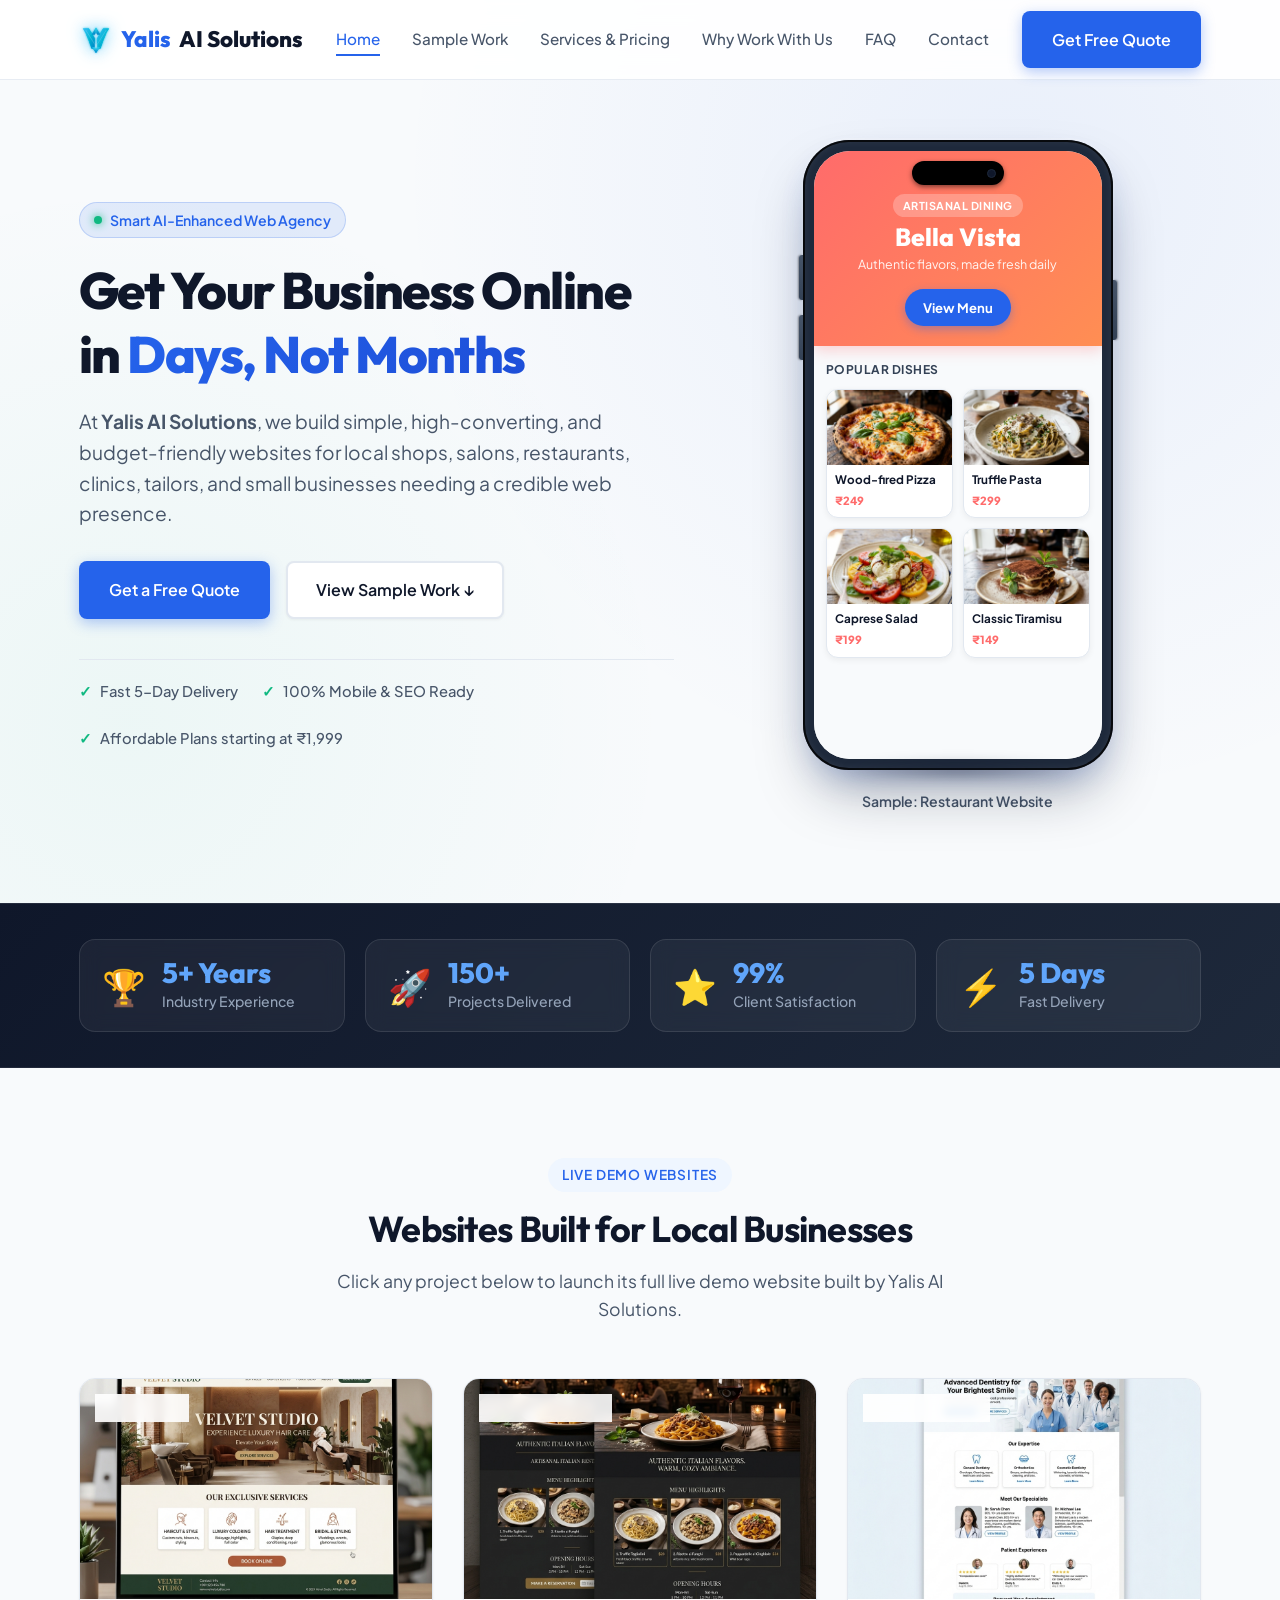
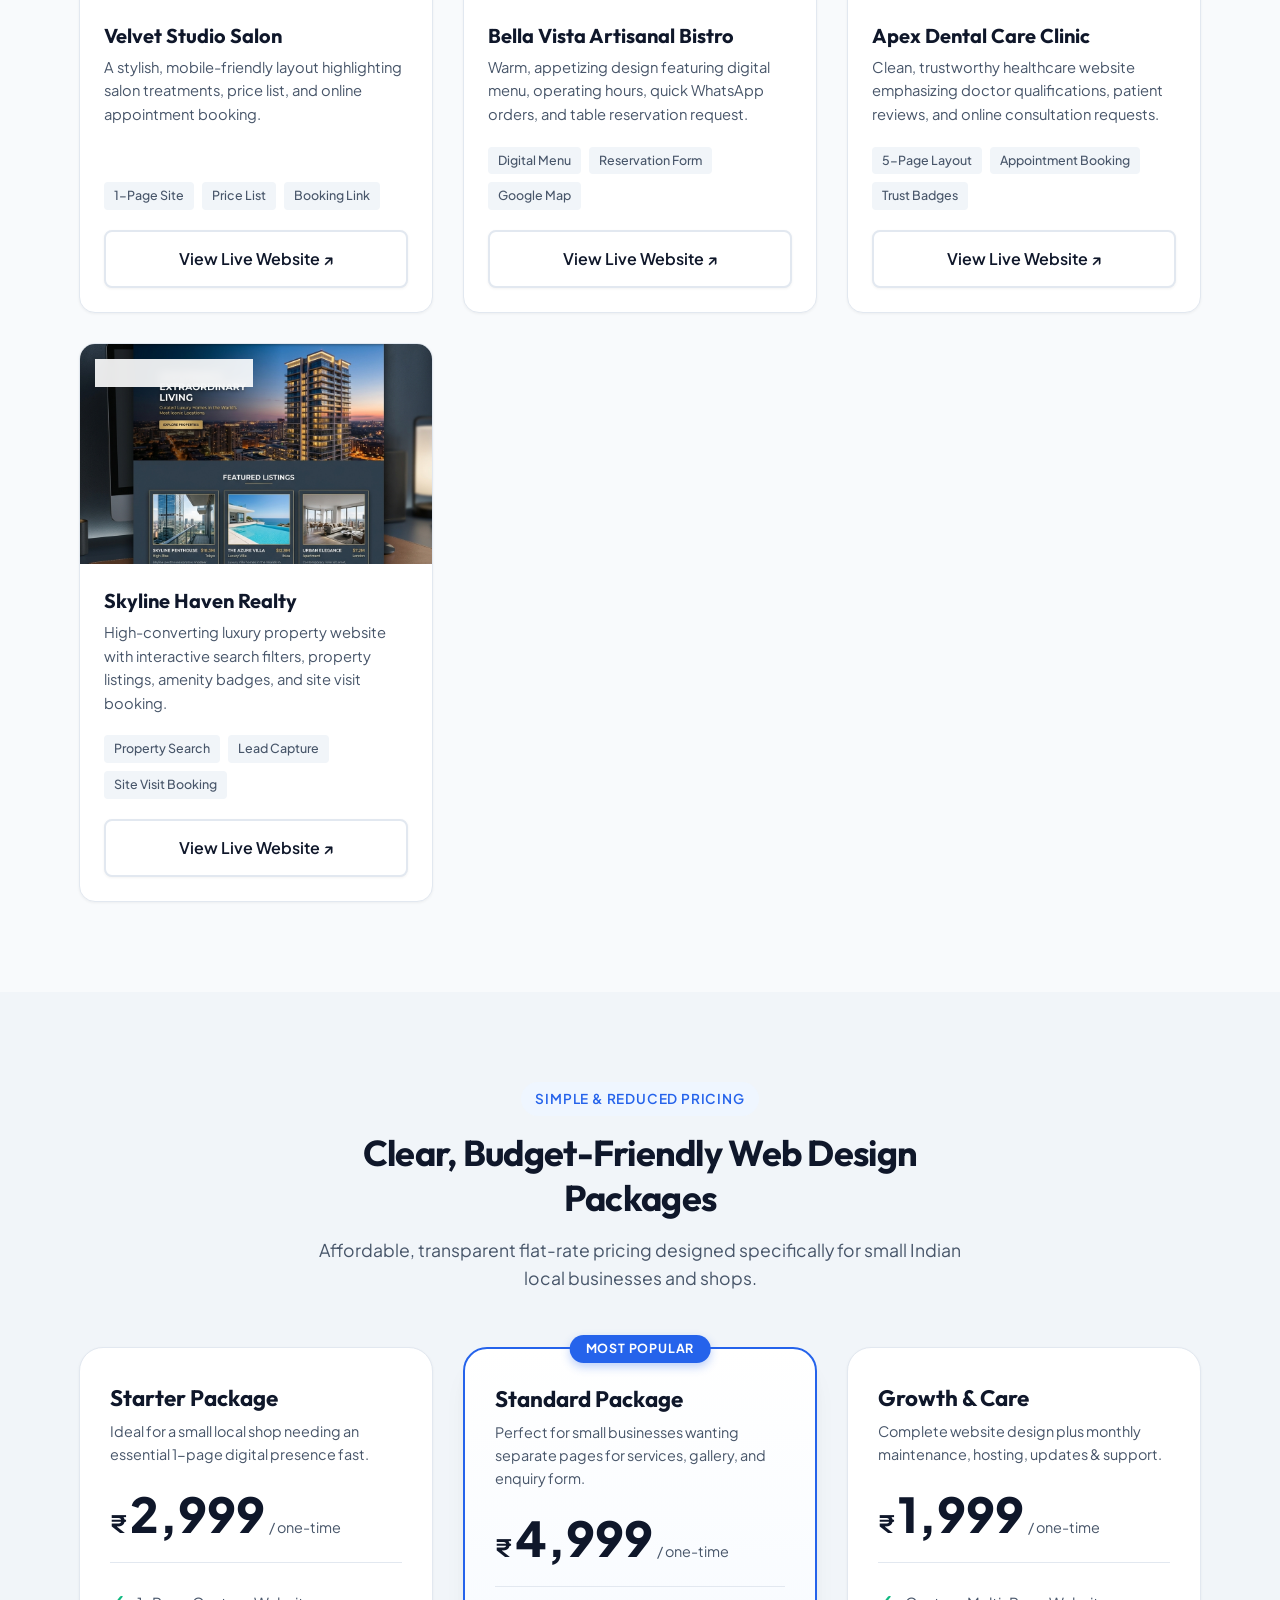
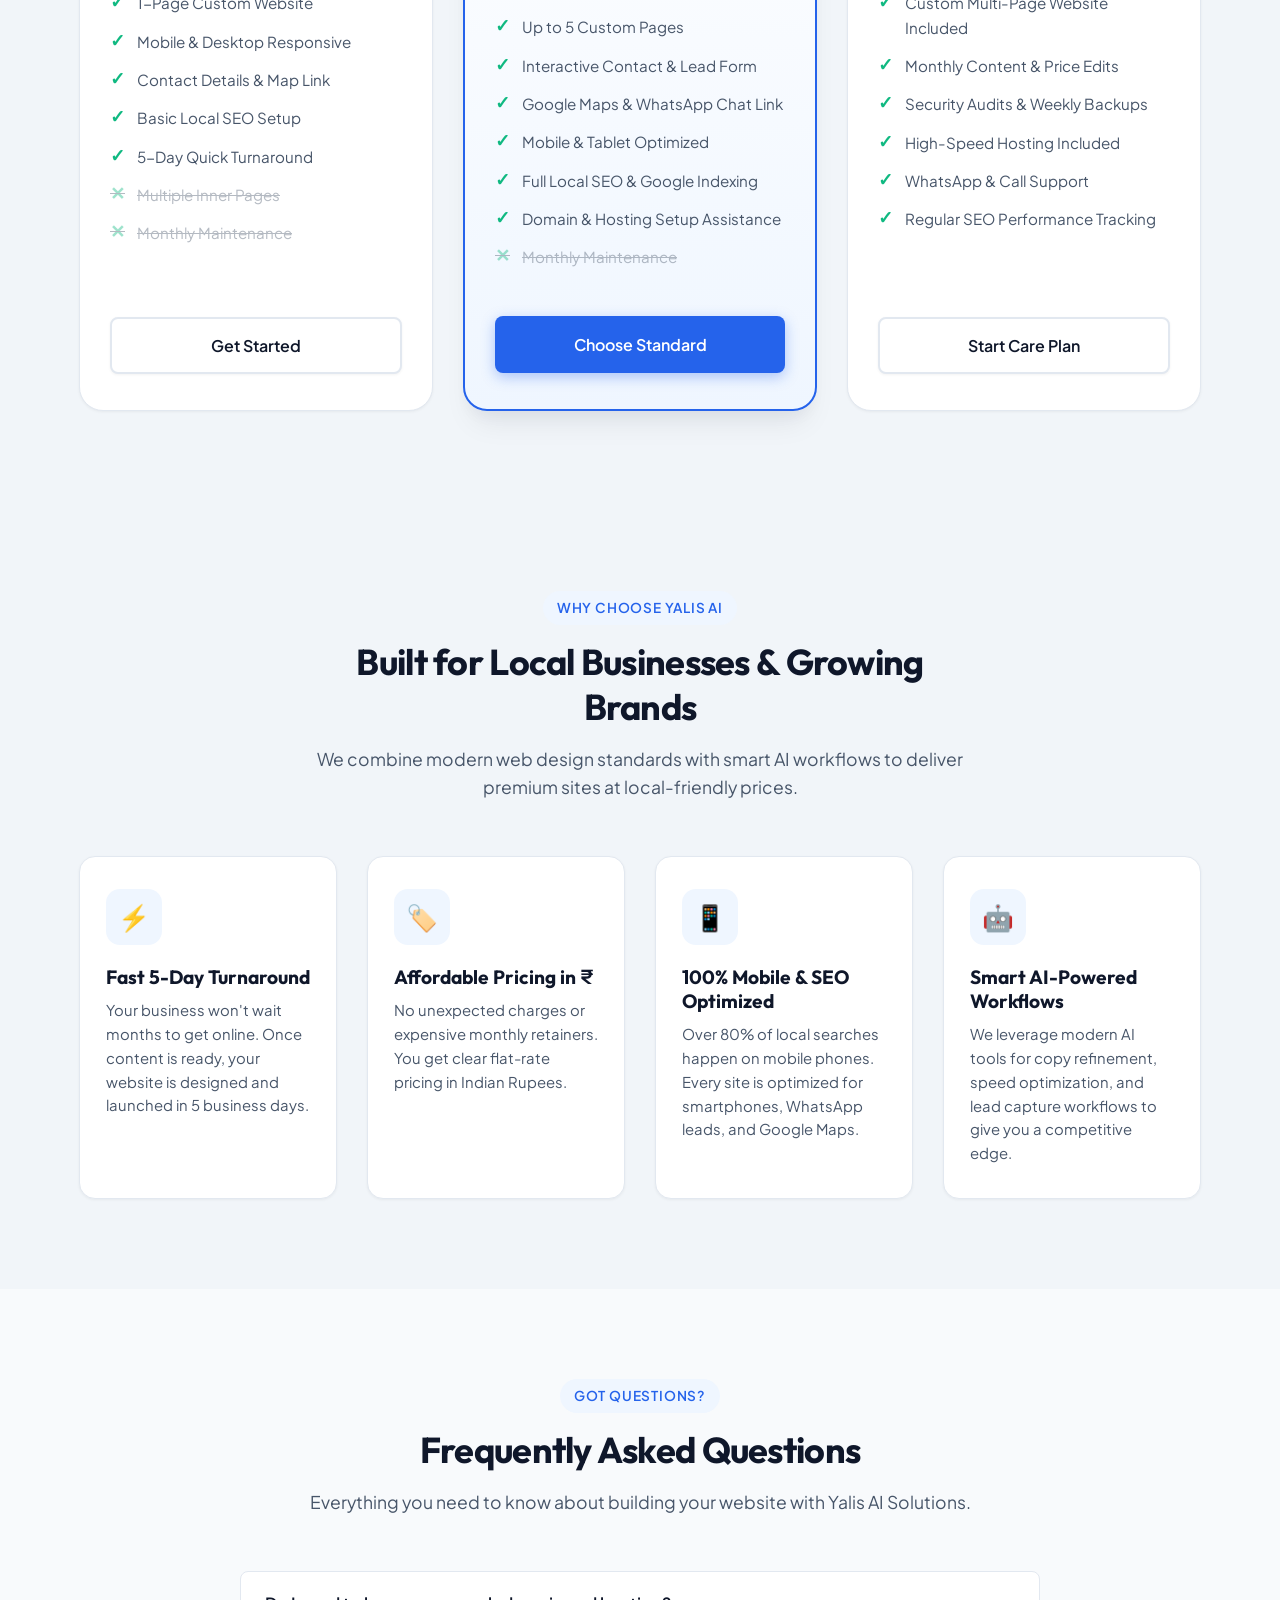
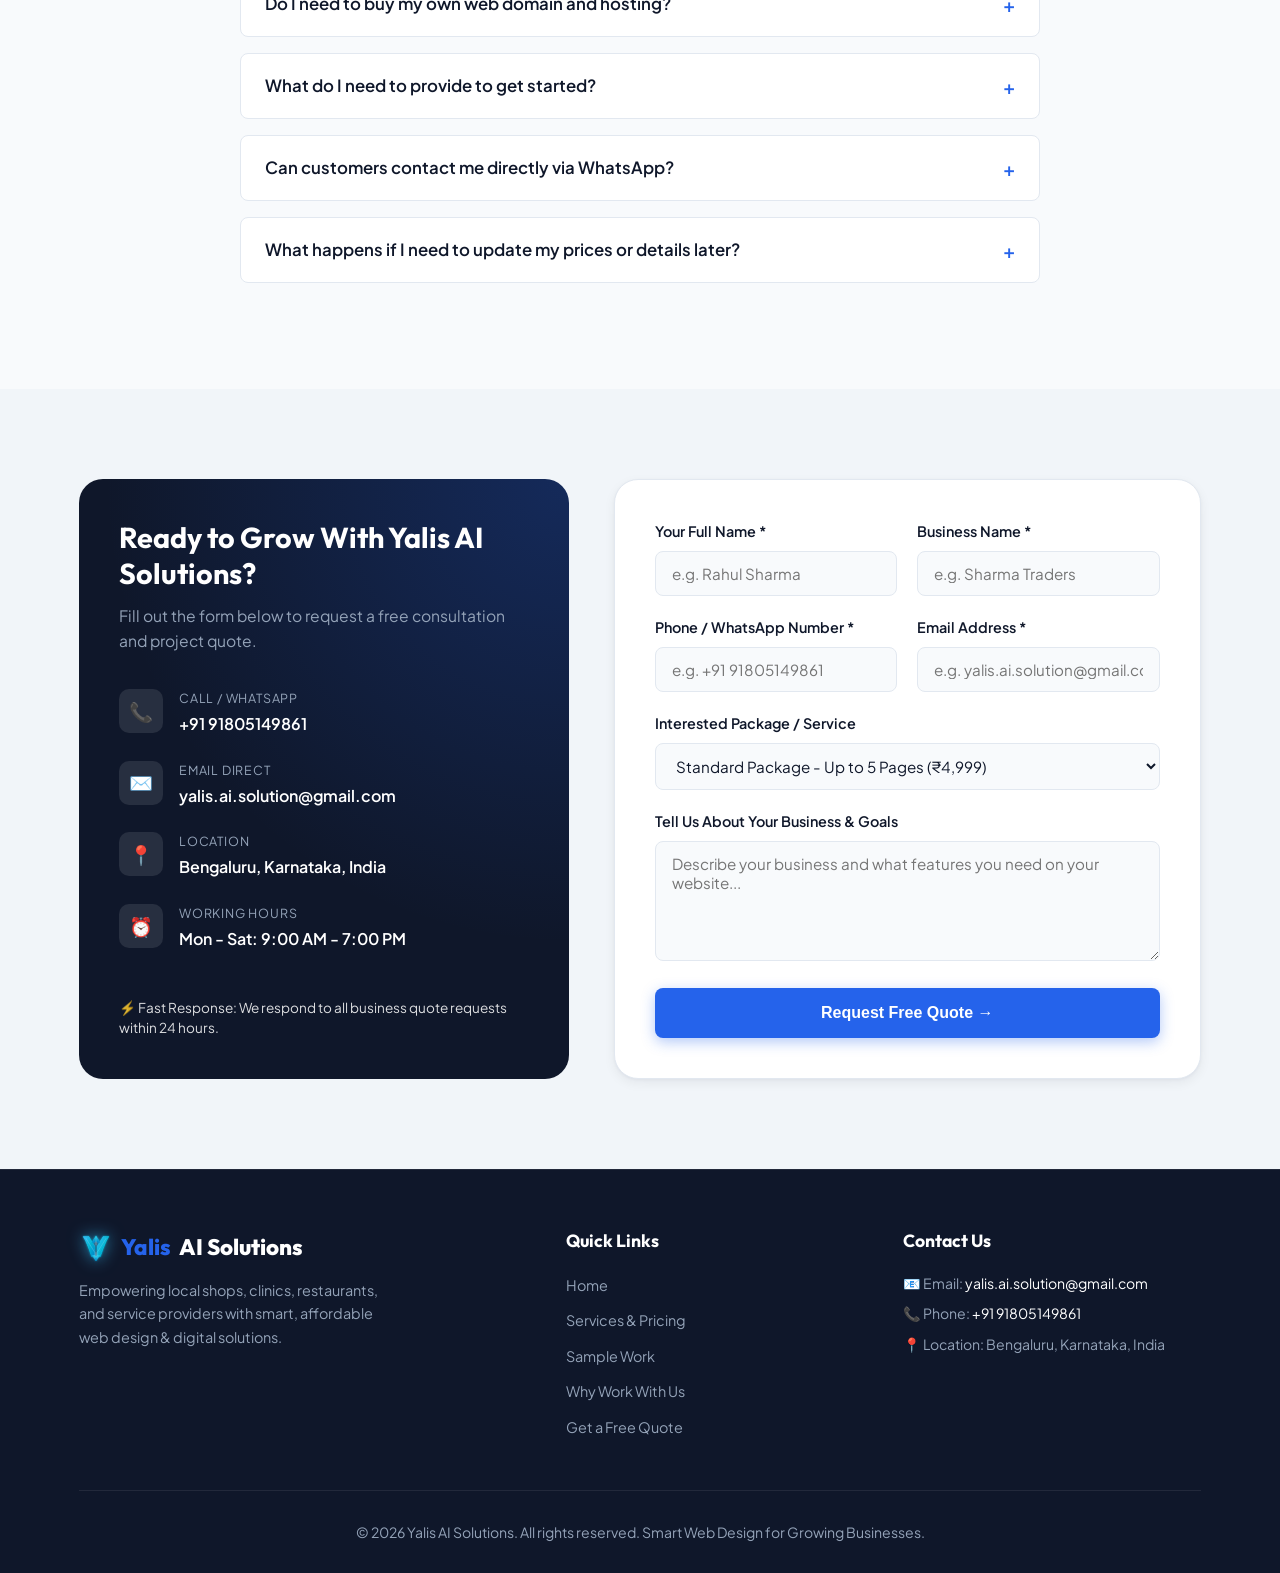
<file: index.html>
<!DOCTYPE html>
<html lang="en">
<head>
  <meta charset="UTF-8">
  <meta name="viewport" content="width=device-width, initial-scale=1.0">
  
  <!-- EDIT HERE: SEO TITLE & META DESCRIPTION -->
  <title>Yalis AI Solutions | Smart, Affordable Websites for Local Businesses</title>
  <meta name="description" content="Yalis AI Solutions builds simple, modern, and affordable websites for local shops, salons, restaurants, clinics, and service businesses. Get online in days with smart AI-driven designs.">

  <!-- GOOGLE FONTS & STYLESHEET -->
  <link rel="preconnect" href="https://fonts.googleapis.com">
  <link rel="preconnect" href="https://fonts.gstatic.com" crossorigin>
  <link rel="icon" type="image/svg+xml" href="./logo_vy_icon.svg">
  <link rel="stylesheet" href="styles.css">
</head>
<body>

  <!-- ==========================================================================
       HEADER & STICKY NAVIGATION BAR
       ========================================================================== -->
  <header class="navbar" id="navbar">
    <div class="container nav-container">
      
      <!-- EDIT HERE: YOUR BUSINESS LOGO & NAME -->
      <a href="#hero" class="logo" id="nav-logo" style="display: flex; align-items: center; gap: 8px;">
        <img src="./logo_vy_icon.svg" alt="Yalis AI Logo" style="height: 34px; width: auto; filter: drop-shadow(0 0 8px rgba(56, 189, 248, 0.7));">
        <span>Yalis</span> AI Solutions
      </a>

      <!-- NAVIGATION LINKS -->
      <nav class="nav-links" id="nav-links">
        <a href="#hero" class="active">Home</a>
        <a href="#portfolio">Sample Work</a>
        <a href="#services">Services & Pricing</a>
        <a href="#why-us">Why Work With Us</a>
        <a href="#faq">FAQ</a>
        <a href="#contact">Contact</a>
      </nav>

      <!-- NAVIGATION CTA BUTTON -->
      <div class="nav-cta">
        <a href="#contact" class="btn btn-primary" id="header-cta-btn">Get Free Quote</a>
        <button class="mobile-toggle" id="mobile-toggle" aria-label="Toggle Navigation Menu">☰</button>
      </div>

    </div>
  </header>


  <!-- ==========================================================================
       1. HERO SECTION
       ========================================================================== -->
  <section class="hero" id="hero">
    <div class="container hero-grid">
      
      <!-- HERO TEXT CONTENT -->
      <div class="hero-content">
        <div class="hero-tag">
          <span class="hero-tag-dot"></span>
          <!-- EDIT HERE: HERO BADGE TEXT -->
          Smart AI-Enhanced Web Agency
        </div>

        <!-- EDIT HERE: MAIN HERO HEADLINE -->
        <h1 class="hero-title">
          Get Your Business Online in <span>Days, Not Months</span>
        </h1>

        <!-- EDIT HERE: SUBHEADLINE -->
        <p class="hero-subtitle">
          At <strong>Yalis AI Solutions</strong>, we build simple, high-converting, and budget-friendly websites for local shops, salons, restaurants, clinics, tailors, and small businesses needing a credible web presence.
        </p>

        <!-- HERO BUTTONS -->
        <div class="hero-actions">
          <a href="#contact" class="btn btn-primary" id="hero-quote-btn">Get a Free Quote</a>
          <a href="#portfolio" class="btn btn-secondary" id="hero-work-btn">View Sample Work ↓</a>
        </div>

        <!-- HERO TRUST SIGNALS -->
        <div class="hero-features">
          <div class="hero-feature-item">
            <span class="hero-feature-icon">✓</span>
            <span>Fast 5-Day Delivery</span>
          </div>
          <div class="hero-feature-item">
            <span class="hero-feature-icon">✓</span>
            <span>100% Mobile & SEO Ready</span>
          </div>
          <div class="hero-feature-item">
            <span class="hero-feature-icon">✓</span>
            <span>Affordable Plans starting at ₹1,999</span>
          </div>
        </div>
      </div>

      <!-- HERO VISUAL PREVIEW: REALISTIC IPHONE MOCKUP -->
      <div class="hero-visual">
        <div class="iphone-wrapper">
          
          <div class="iphone-container">
            <!-- iPhone Side Buttons -->
            <div class="iphone-btn-volume-up"></div>
            <div class="iphone-btn-volume-down"></div>
            <div class="iphone-btn-power"></div>

            <div class="iphone-screen">
              <!-- Dynamic Island -->
              <div class="dynamic-island">
                <div class="dynamic-island-camera"></div>
              </div>

              <!-- Bella Vista Restaurant Content -->
              <div class="bella-header">
                <span class="bella-badge">Artisanal Dining</span>
                <h3 class="bella-title">Bella Vista</h3>
                <p class="bella-tagline">Authentic flavors, made fresh daily</p>
                <a href="demo-restaurant.html" target="_blank" class="bella-cta-btn">View Menu</a>
              </div>

              <div class="bella-body">
                <div class="bella-section-label">Popular Dishes</div>
                <div class="food-grid">
                  
                  <div class="food-card">
                    <div class="food-img-wrap">
                      <img src="./food_pizza.png" alt="Wood-fired Pizza">
                    </div>
                    <div class="food-info">
                      <div class="food-name">Wood-fired Pizza</div>
                      <div class="food-price">₹249</div>
                    </div>
                  </div>

                  <div class="food-card">
                    <div class="food-img-wrap">
                      <img src="./food_pasta.png" alt="Truffle Pasta">
                    </div>
                    <div class="food-info">
                      <div class="food-name">Truffle Pasta</div>
                      <div class="food-price">₹299</div>
                    </div>
                  </div>

                  <div class="food-card">
                    <div class="food-img-wrap">
                      <img src="./food_salad.png" alt="Caprese Salad">
                    </div>
                    <div class="food-info">
                      <div class="food-name">Caprese Salad</div>
                      <div class="food-price">₹199</div>
                    </div>
                  </div>

                  <div class="food-card">
                    <div class="food-img-wrap">
                      <img src="./food_dessert.png" alt="Classic Tiramisu">
                    </div>
                    <div class="food-info">
                      <div class="food-name">Classic Tiramisu</div>
                      <div class="food-price">₹149</div>
                    </div>
                  </div>

                </div>
              </div>

            </div>
          </div>

          <!-- Soft Shadow Beneath iPhone -->
          <div class="iphone-shadow-glow"></div>

          <!-- iPhone Caption -->
          <p class="iphone-caption">Sample: Restaurant Website</p>

        </div>
      </div>

    </div>
  </section>


  <!-- ==========================================================================
       STATS & ACHIEVEMENTS COUNTER BAR
       ========================================================================== -->
  <section class="stats-banner">
    <div class="container">
      <div class="stats-grid">
        
        <div class="stat-card">
          <div class="stat-icon">🏆</div>
          <div class="stat-info">
            <span class="stat-number">5+ Years</span>
            <span class="stat-label">Industry Experience</span>
          </div>
        </div>

        <div class="stat-card">
          <div class="stat-icon">🚀</div>
          <div class="stat-info">
            <span class="stat-number">150+</span>
            <span class="stat-label">Projects Delivered</span>
          </div>
        </div>

        <div class="stat-card">
          <div class="stat-icon">⭐</div>
          <div class="stat-info">
            <span class="stat-number">99%</span>
            <span class="stat-label">Client Satisfaction</span>
          </div>
        </div>

        <div class="stat-card">
          <div class="stat-icon">⚡</div>
          <div class="stat-info">
            <span class="stat-number">5 Days</span>
            <span class="stat-label">Fast Delivery</span>
          </div>
        </div>

      </div>
    </div>
  </section>


  <!-- ==========================================================================
       2. PORTFOLIO / SAMPLE WORK SECTION
       ========================================================================== -->
  <section class="section" id="portfolio">
    <div class="container">
      
      <div class="section-header">
        <span class="section-badge">Live Demo Websites</span>
        <h2 class="section-title">Websites Built for Local Businesses</h2>
        <p class="section-subtitle">
          Click any project below to launch its full live demo website built by Yalis AI Solutions.
        </p>
      </div>

      <div class="portfolio-grid">
        
        <!-- SAMPLE PROJECT 1: SALON -->
        <div class="portfolio-card">
          <div class="portfolio-img-wrapper">
            <span class="portfolio-category-tag">Salon & Spa</span>
            <!-- EDIT HERE: DEMO 1 IMAGE & ALT -->
            <img src="./portfolio_salon.png" alt="Salon Website Demo Preview">
            <div class="portfolio-overlay">
              <a href="demo-salon.html" target="_blank" class="btn btn-primary">View Full Website ↗</a>
            </div>
          </div>
          <div class="portfolio-content">
            <!-- EDIT HERE: DEMO 1 TITLE & TEXT -->
            <h3 class="portfolio-title">Velvet Studio Salon</h3>
            <p class="portfolio-desc">
              A stylish, mobile-friendly layout highlighting salon treatments, price list, and online appointment booking.
            </p>
            <div class="portfolio-tags">
              <span class="pill-tag">1-Page Site</span>
              <span class="pill-tag">Price List</span>
              <span class="pill-tag">Booking Link</span>
            </div>
            <a href="demo-salon.html" target="_blank" class="btn btn-secondary">View Live Website ↗</a>
          </div>
        </div>

        <!-- SAMPLE PROJECT 2: RESTAURANT -->
        <div class="portfolio-card">
          <div class="portfolio-img-wrapper">
            <span class="portfolio-category-tag">Restaurant & Cafe</span>
            <!-- EDIT HERE: DEMO 2 IMAGE & ALT -->
            <img src="./portfolio_restaurant.png" alt="Restaurant Website Demo Preview">
            <div class="portfolio-overlay">
              <a href="demo-restaurant.html" target="_blank" class="btn btn-primary">View Full Website ↗</a>
            </div>
          </div>
          <div class="portfolio-content">
            <!-- EDIT HERE: DEMO 2 TITLE & TEXT -->
            <h3 class="portfolio-title">Bella Vista Artisanal Bistro</h3>
            <p class="portfolio-desc">
              Warm, appetizing design featuring digital menu, operating hours, quick WhatsApp orders, and table reservation request.
            </p>
            <div class="portfolio-tags">
              <span class="pill-tag">Digital Menu</span>
              <span class="pill-tag">Reservation Form</span>
              <span class="pill-tag">Google Map</span>
            </div>
            <a href="demo-restaurant.html" target="_blank" class="btn btn-secondary">View Live Website ↗</a>
          </div>
        </div>

        <!-- SAMPLE PROJECT 3: CLINIC -->
        <div class="portfolio-card">
          <div class="portfolio-img-wrapper">
            <span class="portfolio-category-tag">Healthcare Clinic</span>
            <!-- EDIT HERE: DEMO 3 IMAGE & ALT -->
            <img src="./portfolio_clinic.png" alt="Clinic Website Demo Preview">
            <div class="portfolio-overlay">
              <a href="demo-clinic.html" target="_blank" class="btn btn-primary">View Full Website ↗</a>
            </div>
          </div>
          <div class="portfolio-content">
            <!-- EDIT HERE: DEMO 3 TITLE & TEXT -->
            <h3 class="portfolio-title">Apex Dental Care Clinic</h3>
            <p class="portfolio-desc">
              Clean, trustworthy healthcare website emphasizing doctor qualifications, patient reviews, and online consultation requests.
            </p>
            <div class="portfolio-tags">
              <span class="pill-tag">5-Page Layout</span>
              <span class="pill-tag">Appointment Booking</span>
              <span class="pill-tag">Trust Badges</span>
            </div>
            <a href="demo-clinic.html" target="_blank" class="btn btn-secondary">View Live Website ↗</a>
          </div>
        </div>

        <!-- SAMPLE PROJECT 4: REAL ESTATE -->
        <div class="portfolio-card">
          <div class="portfolio-img-wrapper">
            <span class="portfolio-category-tag">Real Estate & Property</span>
            <!-- EDIT HERE: DEMO 4 IMAGE & ALT -->
            <img src="./portfolio_realestate.png" alt="Real Estate Website Demo Preview">
            <div class="portfolio-overlay">
              <a href="demo-realestate.html" target="_blank" class="btn btn-primary">View Full Website ↗</a>
            </div>
          </div>
          <div class="portfolio-content">
            <!-- EDIT HERE: DEMO 4 TITLE & TEXT -->
            <h3 class="portfolio-title">Skyline Haven Realty</h3>
            <p class="portfolio-desc">
              High-converting luxury property website with interactive search filters, property listings, amenity badges, and site visit booking.
            </p>
            <div class="portfolio-tags">
              <span class="pill-tag">Property Search</span>
              <span class="pill-tag">Lead Capture</span>
              <span class="pill-tag">Site Visit Booking</span>
            </div>
            <a href="demo-realestate.html" target="_blank" class="btn btn-secondary">View Live Website ↗</a>
          </div>
        </div>

      </div>

    </div>
  </section>


  <!-- ==========================================================================
       3. SERVICES & PRICING SECTION (INDIAN RUPEES ₹ - REDUCED PRICES)
       ========================================================================== -->
  <section class="section section-alt" id="services">
    <div class="container">
      
      <div class="section-header">
        <span class="section-badge">Simple & Reduced Pricing</span>
        <h2 class="section-title">Clear, Budget-Friendly Web Design Packages</h2>
        <p class="section-subtitle">
          Affordable, transparent flat-rate pricing designed specifically for small Indian local businesses and shops.
        </p>
      </div>

      <div class="pricing-grid">
        
        <!-- PRICING TIER 1: STARTER -->
        <div class="pricing-card">
          <div class="pricing-header">
            <!-- EDIT HERE: TIER 1 NAME & DESC -->
            <h3 class="tier-name">Starter Package</h3>
            <p class="tier-desc">Ideal for a small local shop needing an essential 1-page digital presence fast.</p>
          </div>
          
          <div class="pricing-price">
            <span class="price-currency">₹</span>
            <!-- EDIT HERE: REDUCED TIER 1 PRICE IN RUPEES -->
            <span class="price-amount">2,999</span>
            <span class="price-period">/ one-time</span>
          </div>

          <ul class="pricing-features">
            <!-- EDIT HERE: TIER 1 FEATURES -->
            <li><span class="feature-check">✓</span> 1-Page Custom Website</li>
            <li><span class="feature-check">✓</span> Mobile & Desktop Responsive</li>
            <li><span class="feature-check">✓</span> Contact Details & Map Link</li>
            <li><span class="feature-check">✓</span> Basic Local SEO Setup</li>
            <li><span class="feature-check">✓</span> 5-Day Quick Turnaround</li>
            <li class="feature-disabled"><span class="feature-check">✕</span> Multiple Inner Pages</li>
            <li class="feature-disabled"><span class="feature-check">✕</span> Monthly Maintenance</li>
          </ul>

          <a href="#contact" class="btn btn-secondary btn-full select-plan-btn" data-plan="Starter Package (₹2,999)">Get Started</a>
        </div>

        <!-- PRICING TIER 2: STANDARD (FEATURED POPULAR) -->
        <div class="pricing-card popular">
          <div class="popular-badge">Most Popular</div>

          <div class="pricing-header">
            <!-- EDIT HERE: TIER 2 NAME & DESC -->
            <h3 class="tier-name">Standard Package</h3>
            <p class="tier-desc">Perfect for small businesses wanting separate pages for services, gallery, and enquiry form.</p>
          </div>

          <div class="pricing-price">
            <span class="price-currency">₹</span>
            <!-- EDIT HERE: REDUCED TIER 2 PRICE IN RUPEES -->
            <span class="price-amount">4,999</span>
            <span class="price-period">/ one-time</span>
          </div>

          <ul class="pricing-features">
            <!-- EDIT HERE: TIER 2 FEATURES -->
            <li><span class="feature-check">✓</span> Up to 5 Custom Pages</li>
            <li><span class="feature-check">✓</span> Interactive Contact & Lead Form</li>
            <li><span class="feature-check">✓</span> Google Maps & WhatsApp Chat Link</li>
            <li><span class="feature-check">✓</span> Mobile & Tablet Optimized</li>
            <li><span class="feature-check">✓</span> Full Local SEO & Google Indexing</li>
            <li><span class="feature-check">✓</span> Domain & Hosting Setup Assistance</li>
            <li class="feature-disabled"><span class="feature-check">✕</span> Monthly Maintenance</li>
          </ul>

          <a href="#contact" class="btn btn-primary btn-full select-plan-btn" data-plan="Standard Package (₹4,999)">Choose Standard</a>
        </div>

        <!-- PRICING TIER 3: GROWTH -->
        <div class="pricing-card">
          <div class="pricing-header">
            <!-- EDIT HERE: TIER 3 NAME & DESC -->
            <h3 class="tier-name">Growth & Care</h3>
            <p class="tier-desc">Complete website design plus monthly maintenance, hosting, updates & support.</p>
          </div>

          <div class="pricing-price">
            <span class="price-currency">₹</span>
            <!-- EDIT HERE: REDUCED TIER 3 PRICE IN RUPEES -->
            <span class="price-amount">1,999</span>
            <span class="price-period">/ one-time</span>
          </div>

          <ul class="pricing-features">
            <!-- EDIT HERE: TIER 3 FEATURES -->
            <li><span class="feature-check">✓</span> Custom Multi-Page Website Included</li>
            <li><span class="feature-check">✓</span> Monthly Content & Price Edits</li>
            <li><span class="feature-check">✓</span> Security Audits & Weekly Backups</li>
            <li><span class="feature-check">✓</span> High-Speed Hosting Included</li>
            <li><span class="feature-check">✓</span> WhatsApp & Call Support</li>
            <li><span class="feature-check">✓</span> Regular SEO Performance Tracking</li>
          </ul>

          <a href="#contact" class="btn btn-secondary btn-full select-plan-btn" data-plan="Growth Plan (₹1,999)">Start Care Plan</a>
        </div>

      </div>

    </div>
  </section>


  <!-- ==========================================================================
       4. WHY WORK WITH US SECTION
       ========================================================================== -->
  <section class="section section-alt" id="why-us">
    <div class="container">
      
      <div class="section-header">
        <span class="section-badge">Why Choose Yalis AI</span>
        <h2 class="section-title">Built for Local Businesses & Growing Brands</h2>
        <p class="section-subtitle">
          We combine modern web design standards with smart AI workflows to deliver premium sites at local-friendly prices.
        </p>
      </div>

      <div class="why-grid">
        
        <!-- POINT 1 -->
        <div class="why-card">
          <div class="why-icon">⚡</div>
          <!-- EDIT HERE: POINT 1 TITLE & DESC -->
          <h3 class="why-title">Fast 5-Day Turnaround</h3>
          <p class="why-desc">
            Your business won't wait months to get online. Once content is ready, your website is designed and launched in 5 business days.
          </p>
        </div>

        <!-- POINT 2 -->
        <div class="why-card">
          <div class="why-icon">🏷️</div>
          <!-- EDIT HERE: POINT 2 TITLE & DESC -->
          <h3 class="why-title">Affordable Pricing in ₹</h3>
          <p class="why-desc">
            No unexpected charges or expensive monthly retainers. You get clear flat-rate pricing in Indian Rupees.
          </p>
        </div>

        <!-- POINT 3 -->
        <div class="why-card">
          <div class="why-icon">📱</div>
          <!-- EDIT HERE: POINT 3 TITLE & DESC -->
          <h3 class="why-title">100% Mobile & SEO Optimized</h3>
          <p class="why-desc">
            Over 80% of local searches happen on mobile phones. Every site is optimized for smartphones, WhatsApp leads, and Google Maps.
          </p>
        </div>

        <!-- POINT 4 -->
        <div class="why-card">
          <div class="why-icon">🤖</div>
          <!-- EDIT HERE: POINT 4 TITLE & DESC -->
          <h3 class="why-title">Smart AI-Powered Workflows</h3>
          <p class="why-desc">
            We leverage modern AI tools for copy refinement, speed optimization, and lead capture workflows to give you a competitive edge.
          </p>
        </div>

      </div>

    </div>
  </section>


  <!-- ==========================================================================
       INTERACTIVE FAQ SECTION
       ========================================================================== -->
  <section class="section" id="faq">
    <div class="container">
      
      <div class="section-header">
        <span class="section-badge">Got Questions?</span>
        <h2 class="section-title">Frequently Asked Questions</h2>
        <p class="section-subtitle">
          Everything you need to know about building your website with Yalis AI Solutions.
        </p>
      </div>

      <div class="faq-container">
        
        <!-- EDIT HERE: FAQ QUESTION 1 & ANSWER -->
        <div class="faq-item">
          <button class="faq-question">
            <span>Do I need to buy my own web domain and hosting?</span>
            <span class="faq-icon">+</span>
          </button>
          <div class="faq-answer">
            <div class="faq-answer-inner">
              We can guide you step-by-step to register your custom domain (.com or .in) for about ₹800 - ₹1,200/year, or we can manage hosting and domain for you under our Growth Care plan.
            </div>
          </div>
        </div>

        <!-- EDIT HERE: FAQ QUESTION 2 & ANSWER -->
        <div class="faq-item">
          <button class="faq-question">
            <span>What do I need to provide to get started?</span>
            <span class="faq-icon">+</span>
          </button>
          <div class="faq-answer">
            <div class="faq-answer-inner">
              All you need to provide is your business name, contact details, a list of your services or products, and any photos you have. If you don't have high quality photos, we supply professional stock imagery.
            </div>
          </div>
        </div>

        <!-- EDIT HERE: FAQ QUESTION 3 & ANSWER -->
        <div class="faq-item">
          <button class="faq-question">
            <span>Can customers contact me directly via WhatsApp?</span>
            <span class="faq-icon">+</span>
          </button>
          <div class="faq-answer">
            <div class="faq-answer-inner">
              Yes! We integrate a direct WhatsApp chat button on your website so customers on smartphones can reach your business with one tap.
            </div>
          </div>
        </div>

        <!-- EDIT HERE: FAQ QUESTION 4 & ANSWER -->
        <div class="faq-item">
          <button class="faq-question">
            <span>What happens if I need to update my prices or details later?</span>
            <span class="faq-icon">+</span>
          </button>
          <div class="faq-answer">
            <div class="faq-answer-inner">
              Simply email or WhatsApp us your updates! Minor content updates are free for the first 30 days, or included every month on our Growth Care plan.
            </div>
          </div>
        </div>

      </div>

    </div>
  </section>


  <!-- ==========================================================================
       5. CONTACT SECTION & FREE QUOTE FORM
       ========================================================================== -->
  <section class="section section-alt" id="contact">
    <div class="container">
      
      <div class="contact-grid">
        
        <!-- CONTACT INFO SIDEBAR -->
        <div class="contact-info-card">
          <div class="contact-info-header">
            <!-- EDIT HERE: CONTACT TITLE & SUBTITLE -->
            <h3>Ready to Grow With Yalis AI Solutions?</h3>
            <p>Fill out the form below to request a free consultation and project quote.</p>
          </div>

          <div class="contact-details">
            <!-- EDIT HERE: PHONE / WHATSAPP NUMBER -->
            <div class="contact-detail-item">
              <div class="contact-detail-icon">📞</div>
              <div class="contact-detail-text">
                <label>Call / WhatsApp</label>
                <span><a href="tel:+9191805149861" style="color: inherit; text-decoration: none;">+91 91805149861</a></span>
              </div>
            </div>

            <!-- EDIT HERE: EMAIL ADDRESS -->
            <div class="contact-detail-item">
              <div class="contact-detail-icon">✉️</div>
              <div class="contact-detail-text">
                <label>Email Direct</label>
                <span><a href="mailto:yalis.ai.solution@gmail.com" style="color: inherit; text-decoration: none;">yalis.ai.solution@gmail.com</a></span>
              </div>
            </div>

            <!-- EDIT HERE: LOCATION & SERVICE AREA -->
            <div class="contact-detail-item">
              <div class="contact-detail-icon">📍</div>
              <div class="contact-detail-text">
                <label>Location</label>
                <span>Bengaluru, Karnataka, India</span>
              </div>
            </div>

            <!-- EDIT HERE: WORKING HOURS -->
            <div class="contact-detail-item">
              <div class="contact-detail-icon">⏰</div>
              <div class="contact-detail-text">
                <label>Working Hours</label>
                <span>Mon - Sat: 9:00 AM - 7:00 PM</span>
              </div>
            </div>
          </div>

          <div style="font-size: 0.85rem; opacity: 0.85; line-height: 1.5;">
            ⚡ Fast Response: We respond to all business quote requests within 24 hours.
          </div>
        </div>

        <!-- CONTACT FORM -->
        <div class="contact-form-container">
          <form id="contact-form">
            
            <div class="form-row">
              <!-- NAME FIELD -->
              <div class="form-group">
                <label for="user-name">Your Full Name *</label>
                <input type="text" id="user-name" placeholder="e.g. Rahul Sharma" required>
              </div>

              <!-- BUSINESS NAME FIELD -->
              <div class="form-group">
                <label for="business-name">Business Name *</label>
                <input type="text" id="business-name" placeholder="e.g. Sharma Traders" required>
              </div>
            </div>

            <div class="form-row">
              <!-- PHONE FIELD -->
              <div class="form-group">
                <label for="phone">Phone / WhatsApp Number *</label>
                <input type="tel" id="phone" placeholder="e.g. +91 91805149861" required>
              </div>

              <!-- EMAIL FIELD -->
              <div class="form-group">
                <label for="email">Email Address *</label>
                <input type="email" id="email" placeholder="e.g. yalis.ai.solution@gmail.com" required>
              </div>
            </div>

            <!-- SERVICE / PLAN SELECT DROPDOWN IN RUPEES (REDUCED PRICES) -->
            <div class="form-group">
              <label for="service-interest">Interested Package / Service</label>
              <select id="service-interest">
                <option value="Starter Package (₹2,999)">Starter Package - 1 Page Site (₹2,999)</option>
                <option value="Standard Package (₹4,999)" selected>Standard Package - Up to 5 Pages (₹4,999)</option>
                <option value="Growth Plan (₹1,999)">Growth Care Plan - Site + Maintenance (₹1,999)</option>
                <option value="Custom Quote">Not sure yet / Need custom quote</option>
              </select>
            </div>

            <!-- MESSAGE FIELD -->
            <div class="form-group">
              <label for="message">Tell Us About Your Business & Goals</label>
              <textarea id="message" placeholder="Describe your business and what features you need on your website..." required></textarea>
            </div>

            <!-- SUBMIT BUTTON -->
            <button type="submit" class="btn btn-primary btn-full" id="submit-quote-btn">Request Free Quote →</button>

            <!-- SUCCESS FEEDBACK BANNER -->
            <div class="form-success-msg" id="form-success-msg">
              🎉 Thank you! Your quote request has been sent to Yalis AI Solutions. We will contact you within 24 hours!
            </div>

          </form>
        </div>

      </div>

    </div>
  </section>


  <!-- ==========================================================================
       6. FOOTER
       ========================================================================== -->
  <footer class="footer">
    <div class="container">
      
      <div class="footer-grid">
        
        <!-- FOOTER BRAND -->
        <div class="footer-brand">
          <a href="#hero" class="logo" style="display: flex; align-items: center; gap: 8px;">
            <img src="./logo_vy_icon.svg" alt="Yalis AI Logo" style="height: 34px; width: auto; filter: drop-shadow(0 0 8px rgba(56, 189, 248, 0.7));">
            <span>Yalis</span> AI Solutions
          </a>
          <!-- EDIT HERE: FOOTER SHORT DESCRIPTION -->
          <p class="footer-desc">
            Empowering local shops, clinics, restaurants, and service providers with smart, affordable web design & digital solutions.
          </p>
        </div>

        <!-- QUICK NAVIGATION -->
        <div>
          <h4 class="footer-title">Quick Links</h4>
          <ul class="footer-links">
            <li><a href="#hero">Home</a></li>
            <li><a href="#services">Services & Pricing</a></li>
            <li><a href="#portfolio">Sample Work</a></li>
            <li><a href="#why-us">Why Work With Us</a></li>
            <li><a href="#contact">Get a Free Quote</a></li>
          </ul>
        </div>

        <!-- CONTACT & LOCATION DETAILS -->
        <div>
          <h4 class="footer-title">Contact Us</h4>
          <p style="font-size: 0.88rem; color: var(--text-light); margin-bottom: 8px;">
            📧 Email: <a href="mailto:yalis.ai.solution@gmail.com" style="color: var(--text-white);">yalis.ai.solution@gmail.com</a>
          </p>
          <p style="font-size: 0.88rem; color: var(--text-light); margin-bottom: 8px;">
            📞 Phone: <a href="tel:+9191805149861" style="color: var(--text-white);">+91 91805149861</a>
          </p>
          <p style="font-size: 0.88rem; color: var(--text-light);">
            📍 Location: Bengaluru, Karnataka, India
          </p>
        </div>

      </div>

      <!-- FOOTER COPYRIGHT -->
      <div class="footer-bottom">
        <!-- EDIT HERE: COPYRIGHT NAME -->
        <p>&copy; <span id="current-year">2026</span> Yalis AI Solutions. All rights reserved. Smart Web Design for Growing Businesses.</p>
      </div>

    </div>
  </footer>

  <!-- JAVASCRIPT FILE -->
  <script src="script.js"></script>
</body>
</html>
</file>
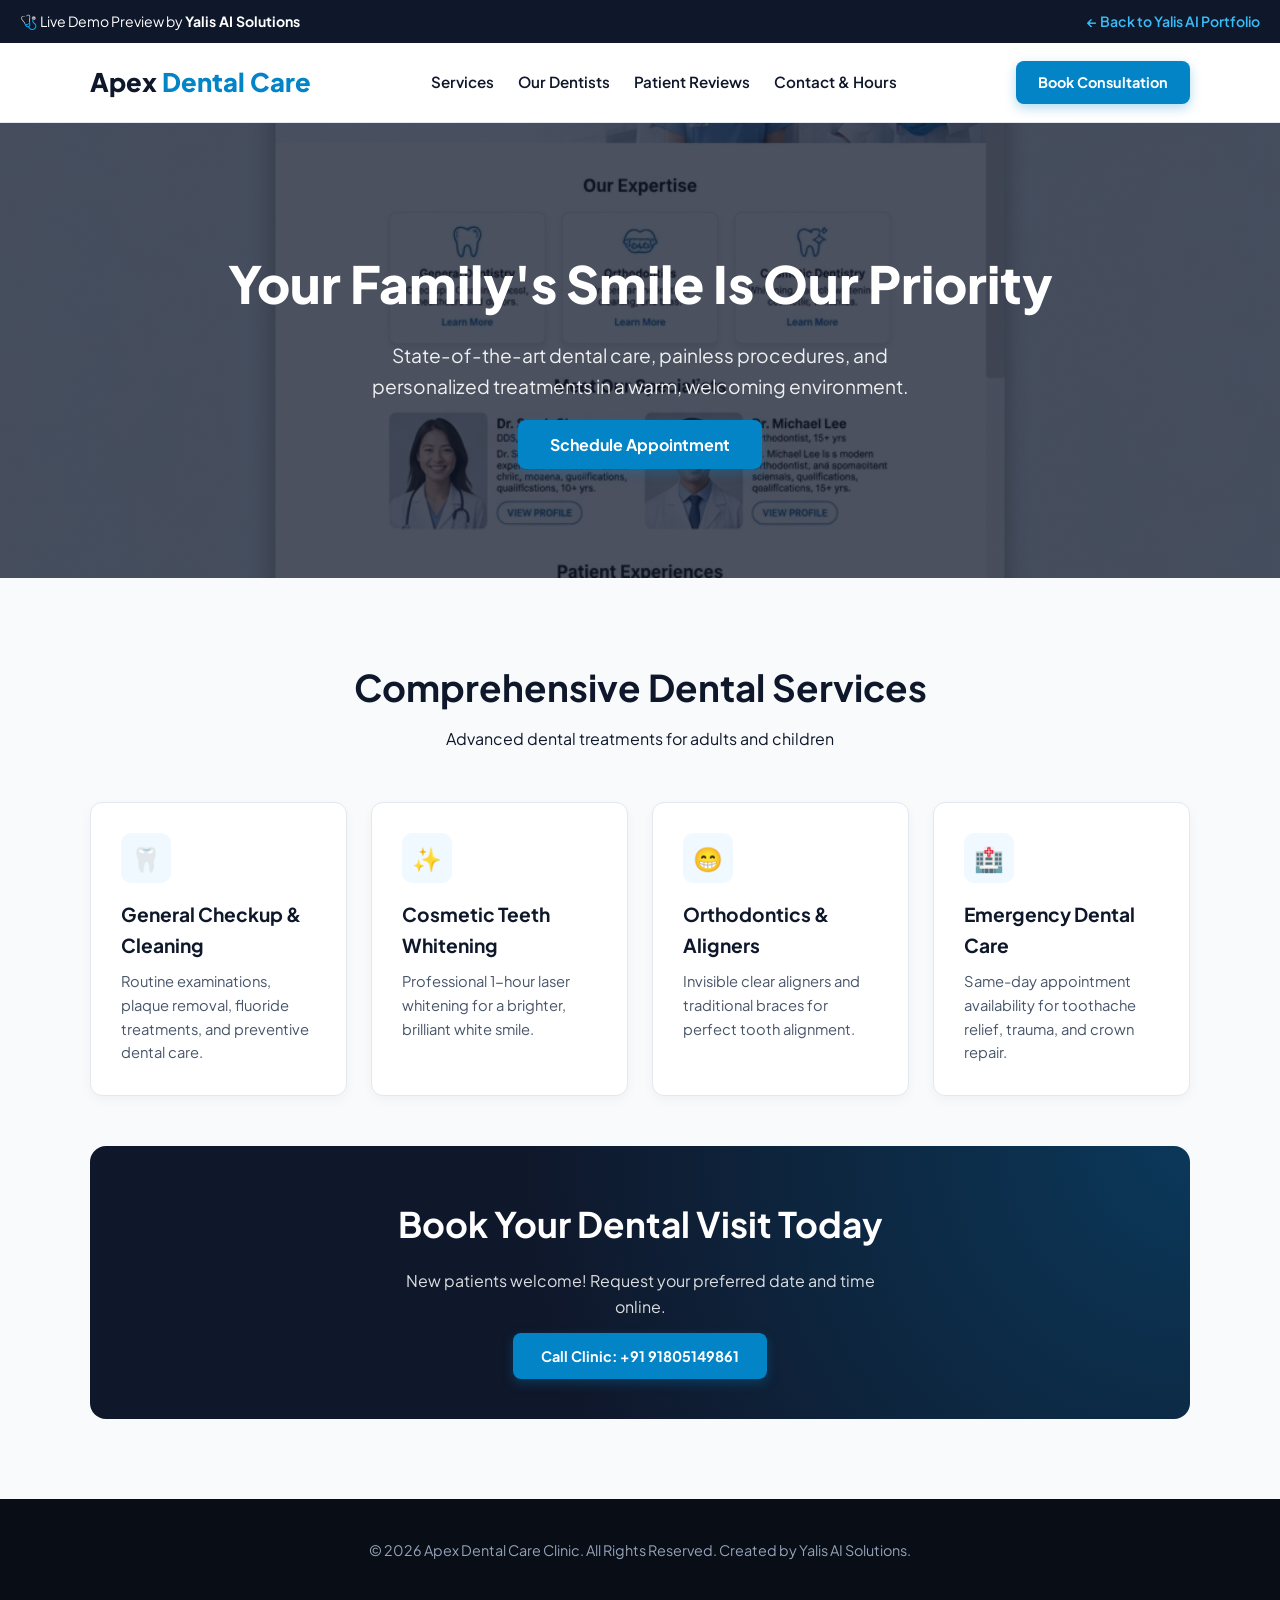
<file: demo-clinic.html>
<!DOCTYPE html>
<html lang="en">
<head>
  <meta charset="UTF-8">
  <meta name="viewport" content="width=device-width, initial-scale=1.0">
  <title>Apex Dental Care Clinic | Modern Family Dentistry</title>
  <link rel="preconnect" href="https://fonts.googleapis.com">
  <link rel="preconnect" href="https://fonts.gstatic.com" crossorigin>
  <link rel="icon" type="image/svg+xml" href="./logo_vy_icon.svg">
  <link href="https://fonts.googleapis.com/css2?family=Plus+Jakarta+Sans:wght@400;500;600;700;800&display=swap" rel="stylesheet">
  <style>
    :root {
      --clinic-blue: #0284c7;
      --clinic-dark: #0f172a;
      --clinic-light: #f0f9ff;
      --text-main: #0f172a;
      --text-muted: #475569;
    }
    *, *::before, *::after { box-sizing: border-box; margin: 0; padding: 0; }
    body { font-family: 'Plus Jakarta Sans', sans-serif; background: #f8fafc; color: var(--text-main); line-height: 1.6; }
    
    /* Demo Top Banner */
    .demo-bar {
      background: #0f172a;
      color: #ffffff;
      padding: 10px 20px;
      font-size: 0.88rem;
      display: flex;
      justify-content: space-between;
      align-items: center;
      position: sticky;
      top: 0;
      z-index: 2000;
    }
    .demo-bar a { color: #38bdf8; text-decoration: none; font-weight: 600; }
    .demo-bar a:hover { text-decoration: underline; }

    /* Clinic Header */
    .header { background: #ffffff; padding: 18px 0; border-bottom: 1px solid #e2e8f0; position: sticky; top: 40px; z-index: 1000; }
    .container { width: 90%; max-width: 1100px; margin: 0 auto; }
    .nav-flex { display: flex; justify-content: space-between; align-items: center; }
    .logo { font-size: 1.6rem; font-weight: 800; color: var(--clinic-dark); text-decoration: none; }
    .logo span { color: var(--clinic-blue); }
    .nav-links { display: flex; gap: 24px; list-style: none; font-weight: 600; font-size: 0.95rem; }
    .nav-links a { text-decoration: none; color: var(--text-main); }
    .nav-links a:hover { color: var(--clinic-blue); }
    .btn-blue { background: var(--clinic-blue); color: #ffffff; padding: 10px 22px; border-radius: 8px; text-decoration: none; font-weight: 700; font-size: 0.9rem; box-shadow: 0 4px 12px rgba(2, 132, 199, 0.3); }

    /* Hero Section */
    .clinic-hero {
      background: linear-gradient(rgba(15, 23, 42, 0.75), rgba(15, 23, 42, 0.75)), url('./portfolio_clinic.png') center/cover no-repeat;
      color: #ffffff;
      padding: 120px 0;
      text-align: center;
    }
    .clinic-hero h1 { font-size: 3.2rem; font-weight: 800; margin-bottom: 16px; }
    .clinic-hero p { font-size: 1.2rem; max-width: 600px; margin: 0 auto 30px auto; opacity: 0.9; }

    /* Services Grid */
    .section { padding: 80px 0; }
    .section-title { text-align: center; margin-bottom: 50px; }
    .section-title h2 { font-size: 2.3rem; margin-bottom: 10px; }
    
    .services-grid { display: grid; grid-template-columns: repeat(auto-fit, minmax(250px, 1fr)); gap: 24px; }
    .service-card { background: #ffffff; padding: 30px; border-radius: 12px; border: 1px solid #e2e8f0; box-shadow: 0 4px 12px rgba(0,0,0,0.04); transition: transform 0.2s ease; }
    .service-card:hover { transform: translateY(-4px); border-color: var(--clinic-blue); }
    .service-icon { width: 50px; height: 50px; background: var(--clinic-light); color: var(--clinic-blue); border-radius: 10px; display: flex; align-items: center; justify-content: center; font-size: 1.5rem; margin-bottom: 16px; }
    .service-title { font-size: 1.2rem; font-weight: 700; margin-bottom: 10px; }
    .service-desc { font-size: 0.92rem; color: var(--text-muted); }

    /* Appointment Banner */
    .appointment-card { background: var(--clinic-dark); color: #ffffff; padding: 50px; border-radius: 16px; text-align: center; margin-top: 50px; background-image: radial-gradient(circle at 100% 0%, rgba(2, 132, 199, 0.3) 0%, transparent 60%); }
    .appointment-card h2 { font-size: 2.2rem; margin-bottom: 16px; }
    .appointment-card p { margin-bottom: 24px; opacity: 0.85; max-width: 500px; margin-left: auto; margin-right: auto; }

    /* Footer */
    .footer { background: #090d16; color: #94a3b8; padding: 40px 0; text-align: center; font-size: 0.9rem; }
  </style>
</head>
<body>

  <!-- DEMO BACK BANNER -->
  <div class="demo-bar">
    <span>🩺 Live Demo Preview by <strong>Yalis AI Solutions</strong></span>
    <a href="index.html#portfolio">← Back to Yalis AI Portfolio</a>
  </div>

  <!-- CLINIC HEADER -->
  <header class="header">
    <div class="container nav-flex">
      <a href="#" class="logo">Apex <span>Dental Care</span></a>
      <ul class="nav-links">
        <li><a href="#services">Services</a></li>
        <li><a href="#doctors">Our Dentists</a></li>
        <li><a href="#reviews">Patient Reviews</a></li>
        <li><a href="#contact">Contact & Hours</a></li>
      </ul>
      <a href="#book" class="btn-blue">Book Consultation</a>
    </div>
  </header>

  <!-- HERO SECTION -->
  <section class="clinic-hero">
    <div class="container">
      <h1>Your Family's Smile Is Our Priority</h1>
      <p>State-of-the-art dental care, painless procedures, and personalized treatments in a warm, welcoming environment.</p>
      <a href="#book" class="btn-blue" style="padding: 14px 32px; font-size: 1rem;">Schedule Appointment</a>
    </div>
  </section>

  <!-- CLINIC SERVICES SECTION -->
  <section class="section" id="services">
    <div class="container">
      <div class="section-title">
        <h2>Comprehensive Dental Services</h2>
        <p>Advanced dental treatments for adults and children</p>
      </div>

      <div class="services-grid">
        
        <!-- SERVICE 1 -->
        <div class="service-card">
          <div class="service-icon">🦷</div>
          <h3 class="service-title">General Checkup & Cleaning</h3>
          <p class="service-desc">Routine examinations, plaque removal, fluoride treatments, and preventive dental care.</p>
        </div>

        <!-- SERVICE 2 -->
        <div class="service-card">
          <div class="service-icon">✨</div>
          <h3 class="service-title">Cosmetic Teeth Whitening</h3>
          <p class="service-desc">Professional 1-hour laser whitening for a brighter, brilliant white smile.</p>
        </div>

        <!-- SERVICE 3 -->
        <div class="service-card">
          <div class="service-icon">😁</div>
          <h3 class="service-title">Orthodontics & Aligners</h3>
          <p class="service-desc">Invisible clear aligners and traditional braces for perfect tooth alignment.</p>
        </div>

        <!-- SERVICE 4 -->
        <div class="service-card">
          <div class="service-icon">🏥</div>
          <h3 class="service-title">Emergency Dental Care</h3>
          <p class="service-desc">Same-day appointment availability for toothache relief, trauma, and crown repair.</p>
        </div>

      </div>

      <!-- APPOINTMENT BANNER -->
      <div class="appointment-card" id="book">
        <h2>Book Your Dental Visit Today</h2>
        <p>New patients welcome! Request your preferred date and time online.</p>
        <a href="tel:+9191805149861" class="btn-blue" style="padding: 14px 28px;">Call Clinic: +91 91805149861</a>
      </div>

    </div>
  </section>

  <!-- FOOTER -->
  <footer class="footer">
    <div class="container">
      <p>&copy; 2026 Apex Dental Care Clinic. All Rights Reserved. Created by Yalis AI Solutions.</p>
    </div>
  </footer>

</body>
</html>
</file>
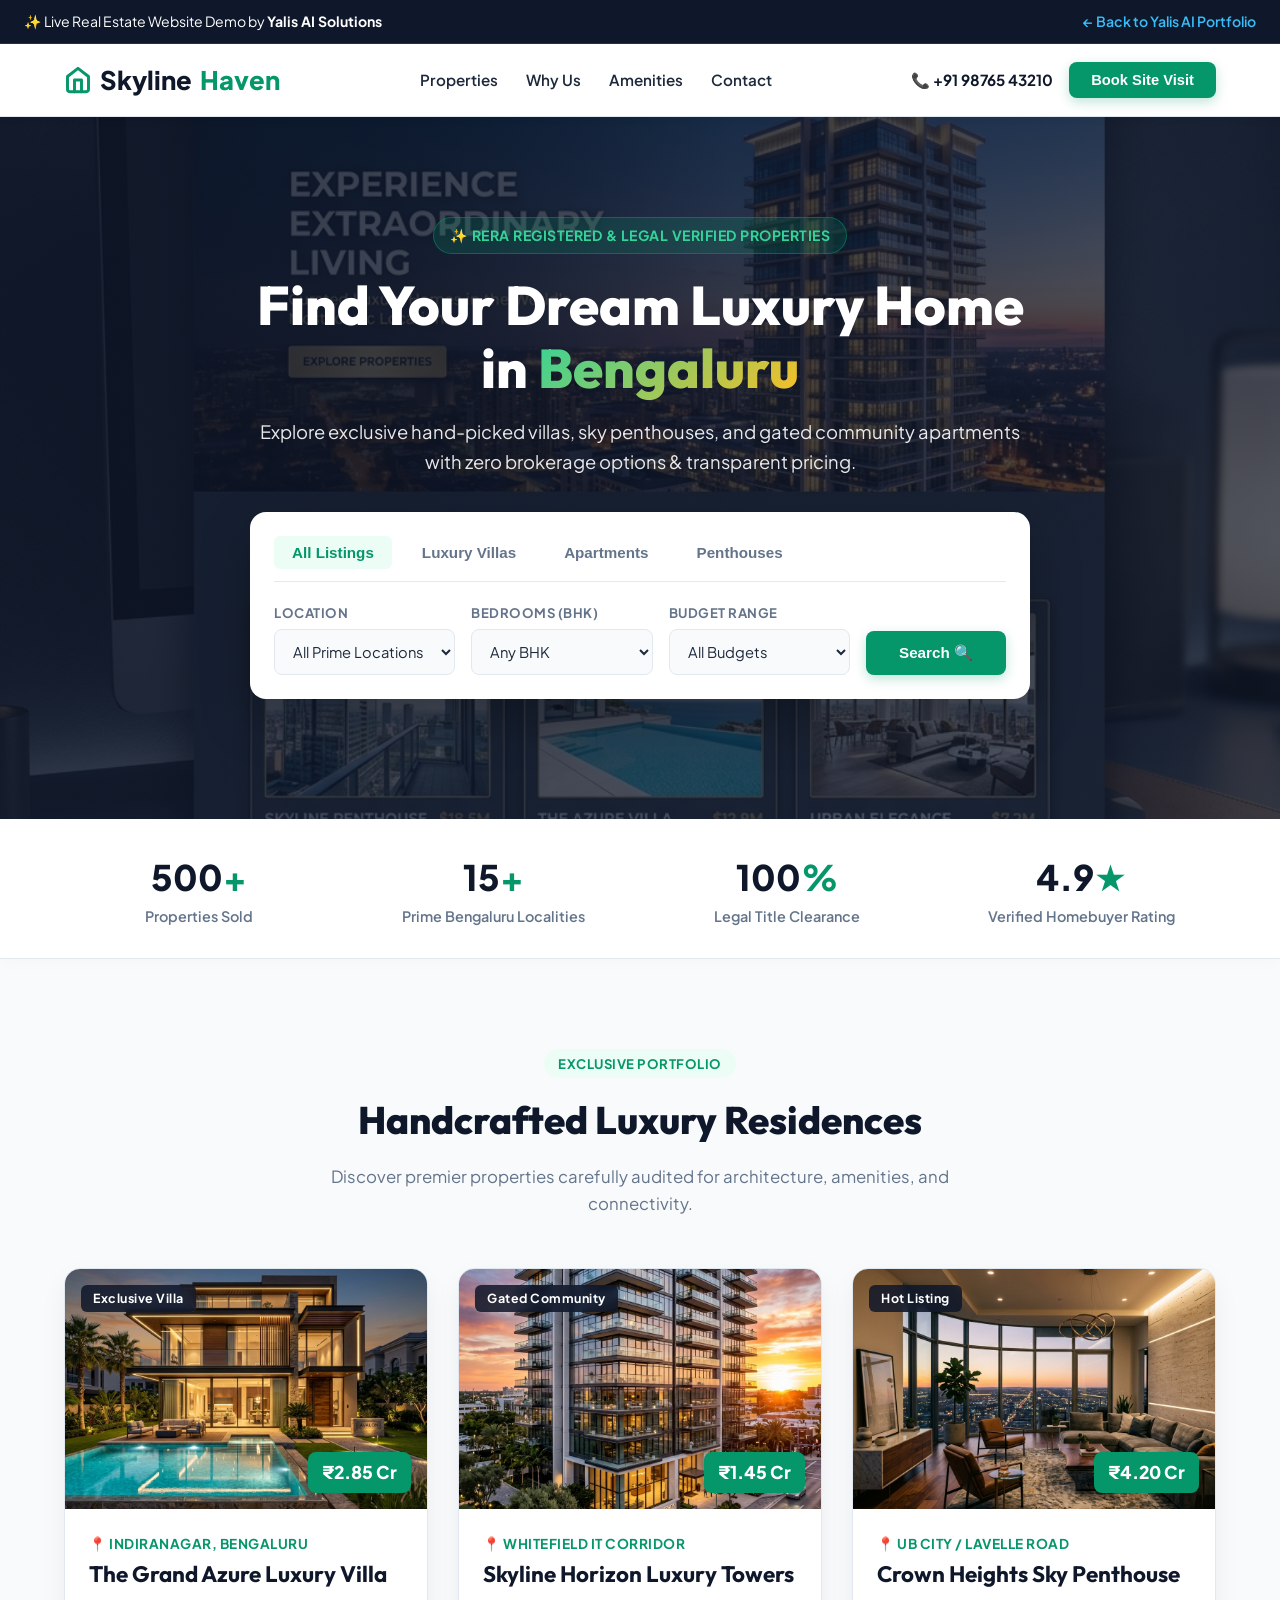
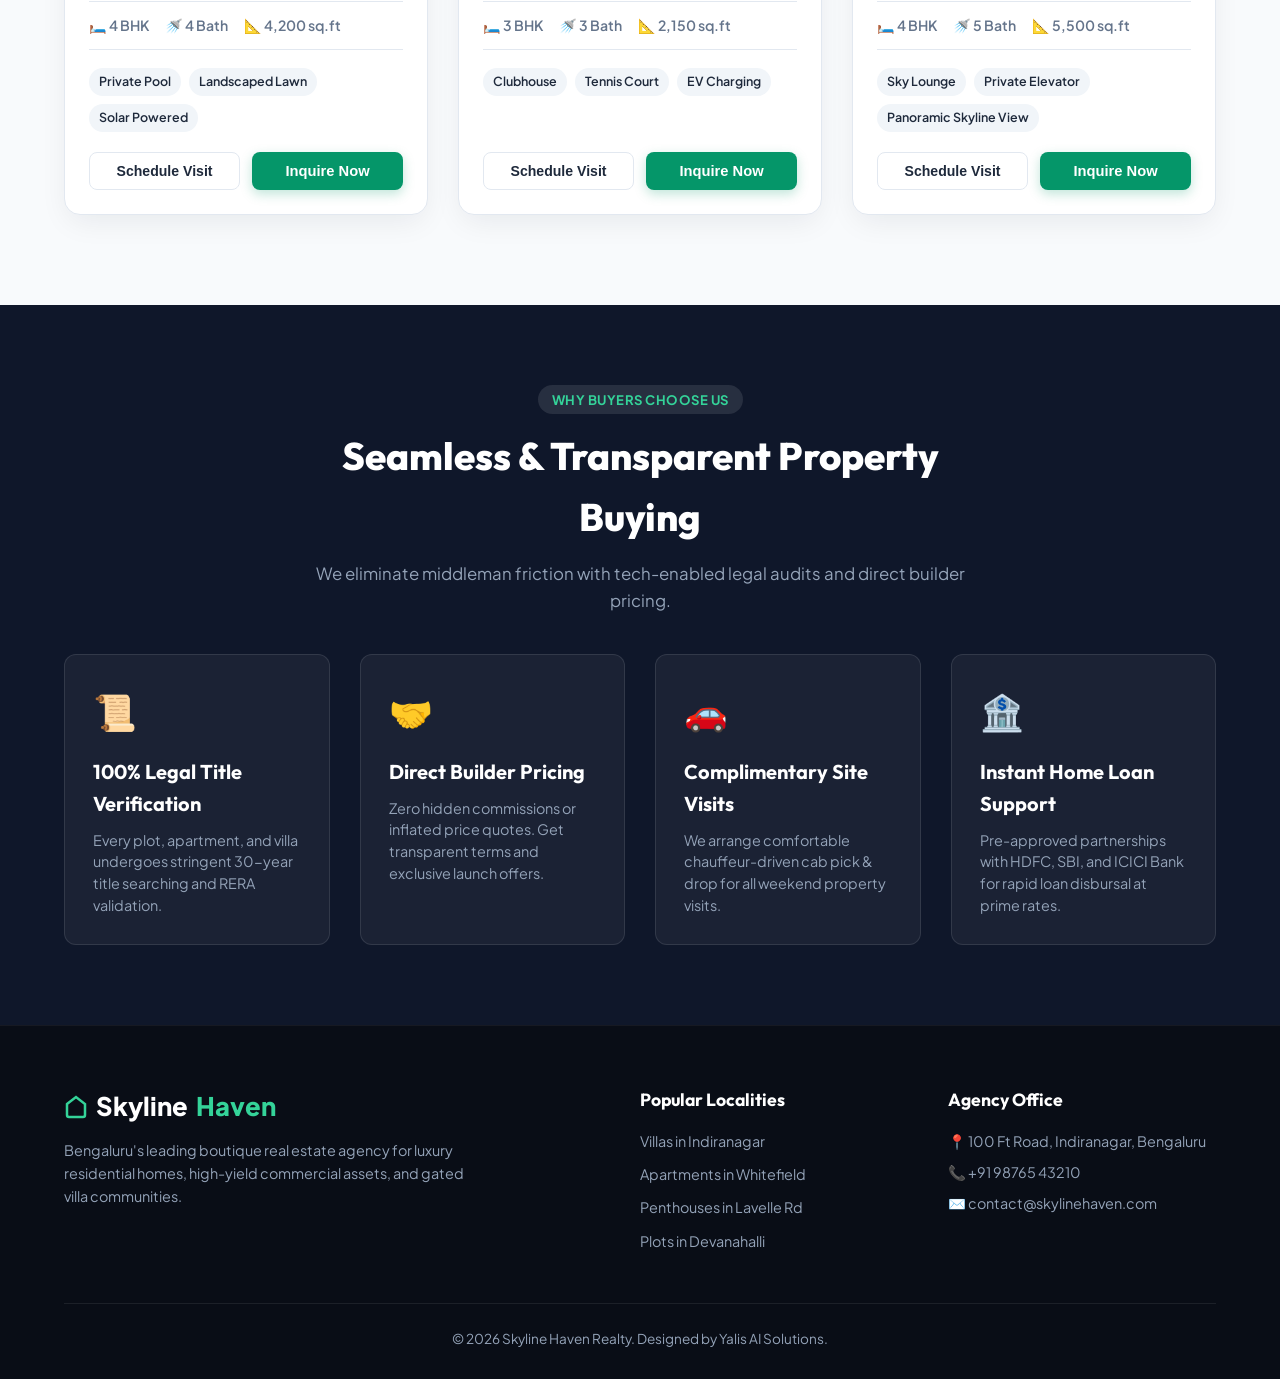
<file: demo-realestate.html>
<!DOCTYPE html>
<html lang="en">
<head>
  <meta charset="UTF-8">
  <meta name="viewport" content="width=device-width, initial-scale=1.0">
  <title>Skyline Haven Realty | Luxury Homes & Commercial Properties</title>
  <meta name="description" content="Skyline Haven Realty offers verified luxury villas, high-rise apartments, and prime plots in top locations with transparent deals and site visit assistance.">
  <link rel="preconnect" href="https://fonts.googleapis.com">
  <link rel="preconnect" href="https://fonts.gstatic.com" crossorigin>
  <link rel="icon" type="image/svg+xml" href="./logo_vy_icon.svg">
  <link href="https://fonts.googleapis.com/css2?family=Outfit:wght@400;500;600;700;800&family=Plus+Jakarta+Sans:wght@400;500;600;700&display=swap" rel="stylesheet">
  
  <style>
    :root {
      --re-primary: #0f172a;
      --re-accent: #059669;
      --re-accent-hover: #047857;
      --re-gold: #d97706;
      --re-bg: #f8fafc;
      --re-card-bg: #ffffff;
      --re-text-main: #1e293b;
      --re-text-muted: #64748b;
      --re-border: #e2e8f0;
      --re-shadow: 0 10px 30px -5px rgba(15, 23, 42, 0.08);
      --re-shadow-hover: 0 20px 40px -10px rgba(15, 23, 42, 0.15);
    }

    *, *::before, *::after { box-sizing: border-box; margin: 0; padding: 0; }

    body {
      font-family: 'Plus Jakarta Sans', sans-serif;
      background-color: var(--re-bg);
      color: var(--re-text-main);
      line-height: 1.6;
      overflow-x: hidden;
    }

    h1, h2, h3, h4, .brand-font {
      font-family: 'Outfit', sans-serif;
    }

    /* Top Yalis AI Demo Sticky Bar */
    .demo-bar {
      background: #0f172a;
      color: #ffffff;
      padding: 10px 24px;
      font-size: 0.88rem;
      display: flex;
      justify-content: space-between;
      align-items: center;
      position: sticky;
      top: 0;
      z-index: 2000;
      border-bottom: 1px solid rgba(255,255,255,0.1);
    }

    .demo-bar a {
      color: #38bdf8;
      text-decoration: none;
      font-weight: 600;
      display: inline-flex;
      align-items: center;
      gap: 6px;
      transition: color 0.2s;
    }

    .demo-bar a:hover { color: #7dd3fc; text-decoration: underline; }

    /* Main Container */
    .container {
      width: 90%;
      max-width: 1200px;
      margin: 0 auto;
    }

    /* Header & Navigation */
    .re-header {
      background: #ffffff;
      padding: 16px 0;
      border-bottom: 1px solid var(--re-border);
      position: sticky;
      top: 41px;
      z-index: 1000;
      box-shadow: 0 2px 10px rgba(0,0,0,0.03);
    }

    .nav-flex {
      display: flex;
      justify-content: space-between;
      align-items: center;
    }

    .logo {
      font-size: 1.6rem;
      font-weight: 800;
      color: var(--re-primary);
      text-decoration: none;
      display: flex;
      align-items: center;
      gap: 8px;
    }

    .logo span { color: var(--re-accent); }

    .nav-links {
      display: flex;
      gap: 28px;
      list-style: none;
      font-weight: 600;
      font-size: 0.95rem;
    }

    .nav-links a {
      text-decoration: none;
      color: var(--re-text-main);
      transition: color 0.2s;
    }

    .nav-links a:hover { color: var(--re-accent); }

    .header-cta {
      display: flex;
      align-items: center;
      gap: 16px;
    }

    .phone-link {
      font-weight: 700;
      color: var(--re-primary);
      text-decoration: none;
      display: flex;
      align-items: center;
      gap: 6px;
      font-size: 0.95rem;
    }

    .btn-emerald {
      background: var(--re-accent);
      color: #ffffff;
      padding: 10px 22px;
      border-radius: 8px;
      text-decoration: none;
      font-weight: 700;
      font-size: 0.92rem;
      border: none;
      cursor: pointer;
      transition: all 0.2s ease;
      box-shadow: 0 4px 12px rgba(5, 150, 105, 0.25);
    }

    .btn-emerald:hover {
      background: var(--re-accent-hover);
      transform: translateY(-2px);
      box-shadow: 0 6px 16px rgba(5, 150, 105, 0.35);
    }

    /* Hero Section */
    .re-hero {
      background: linear-gradient(135deg, rgba(15, 23, 42, 0.85) 0%, rgba(15, 23, 42, 0.7) 100%), url('./portfolio_realestate.png') center/cover no-repeat;
      color: #ffffff;
      padding: 100px 0 120px 0;
      position: relative;
    }

    .hero-content {
      max-width: 780px;
      margin: 0 auto;
      text-align: center;
    }

    .hero-tag {
      display: inline-flex;
      align-items: center;
      gap: 8px;
      background: rgba(5, 150, 105, 0.2);
      border: 1px solid rgba(5, 150, 105, 0.5);
      color: #34d399;
      padding: 6px 16px;
      border-radius: 30px;
      font-size: 0.88rem;
      font-weight: 700;
      margin-bottom: 20px;
      text-transform: uppercase;
      letter-spacing: 0.5px;
    }

    .hero-title {
      font-size: 3.4rem;
      font-weight: 800;
      line-height: 1.15;
      margin-bottom: 18px;
    }

    .hero-title span {
      background: linear-gradient(135deg, #34d399 0%, #fbbf24 100%);
      -webkit-background-clip: text;
      -webkit-text-fill-color: transparent;
    }

    .hero-subtitle {
      font-size: 1.15rem;
      opacity: 0.9;
      margin-bottom: 36px;
    }

    /* Real Estate Search Filter Box */
    .search-filter-box {
      background: #ffffff;
      border-radius: 16px;
      padding: 24px;
      box-shadow: 0 20px 50px rgba(0,0,0,0.25);
      margin-top: 30px;
      color: var(--re-text-main);
      text-align: left;
    }

    .filter-tabs {
      display: flex;
      gap: 12px;
      margin-bottom: 20px;
      border-bottom: 1px solid var(--re-border);
      padding-bottom: 12px;
    }

    .tab-btn {
      background: none;
      border: none;
      padding: 8px 18px;
      font-size: 0.95rem;
      font-weight: 700;
      color: var(--re-text-muted);
      cursor: pointer;
      border-radius: 6px;
      transition: all 0.2s;
    }

    .tab-btn.active, .tab-btn:hover {
      background: #ecfdf5;
      color: var(--re-accent);
    }

    .filter-grid {
      display: grid;
      grid-template-columns: repeat(auto-fit, minmax(180px, 1fr)) 140px;
      gap: 16px;
      align-items: end;
    }

    .filter-field label {
      display: block;
      font-size: 0.82rem;
      font-weight: 700;
      color: var(--re-text-muted);
      margin-bottom: 6px;
      text-transform: uppercase;
      letter-spacing: 0.5px;
    }

    .filter-field select, .filter-field input {
      width: 100%;
      padding: 12px 14px;
      border: 1px solid var(--re-border);
      border-radius: 8px;
      font-family: inherit;
      font-size: 0.92rem;
      color: var(--re-text-main);
      background: #f8fafc;
      outline: none;
      transition: border-color 0.2s;
    }

    .filter-field select:focus, .filter-field input:focus {
      border-color: var(--re-accent);
      background: #ffffff;
    }

    /* Stats Section */
    .re-stats {
      background: #ffffff;
      padding: 30px 0;
      border-bottom: 1px solid var(--re-border);
      box-shadow: 0 4px 15px rgba(0,0,0,0.02);
    }

    .stats-grid {
      display: grid;
      grid-template-columns: repeat(auto-fit, minmax(200px, 1fr));
      gap: 24px;
      text-align: center;
    }

    .stat-number {
      font-size: 2.2rem;
      font-weight: 800;
      color: var(--re-primary);
    }

    .stat-number span { color: var(--re-accent); }

    .stat-label {
      font-size: 0.9rem;
      color: var(--re-text-muted);
      font-weight: 600;
    }

    /* Section Headers */
    .section { padding: 90px 0; }

    .section-title {
      text-align: center;
      max-width: 650px;
      margin: 0 auto 50px auto;
    }

    .section-badge {
      display: inline-block;
      background: #ecfdf5;
      color: var(--re-accent);
      padding: 4px 14px;
      border-radius: 20px;
      font-size: 0.82rem;
      font-weight: 700;
      text-transform: uppercase;
      margin-bottom: 12px;
      letter-spacing: 0.5px;
    }

    .section-title h2 {
      font-size: 2.4rem;
      font-weight: 800;
      color: var(--re-primary);
      margin-bottom: 12px;
    }

    .section-title p {
      color: var(--re-text-muted);
      font-size: 1.05rem;
    }

    /* Property Grid & Cards */
    .property-grid {
      display: grid;
      grid-template-columns: repeat(auto-fit, minmax(340px, 1fr));
      gap: 30px;
    }

    .property-card {
      background: var(--re-card-bg);
      border-radius: 16px;
      overflow: hidden;
      border: 1px solid var(--re-border);
      box-shadow: var(--re-shadow);
      transition: all 0.3s ease;
      display: flex;
      flex-direction: column;
    }

    .property-card:hover {
      transform: translateY(-6px);
      box-shadow: var(--re-shadow-hover);
    }

    .property-img-wrap {
      position: relative;
      height: 240px;
      overflow: hidden;
    }

    .property-img-wrap img {
      width: 100%;
      height: 100%;
      object-fit: cover;
      transition: transform 0.5s ease;
    }

    .property-card:hover .property-img-wrap img {
      transform: scale(1.06);
    }

    .property-tag-badge {
      position: absolute;
      top: 16px;
      left: 16px;
      background: rgba(15, 23, 42, 0.85);
      backdrop-filter: blur(4px);
      color: #ffffff;
      padding: 4px 12px;
      border-radius: 6px;
      font-size: 0.78rem;
      font-weight: 700;
      letter-spacing: 0.5px;
    }

    .property-price-badge {
      position: absolute;
      bottom: 16px;
      right: 16px;
      background: var(--re-accent);
      color: #ffffff;
      padding: 6px 14px;
      border-radius: 8px;
      font-size: 1.1rem;
      font-weight: 800;
      box-shadow: 0 4px 10px rgba(0,0,0,0.15);
    }

    .property-body {
      padding: 24px;
      flex-grow: 1;
      display: flex;
      flex-direction: column;
    }

    .property-location {
      font-size: 0.85rem;
      color: var(--re-accent);
      font-weight: 700;
      text-transform: uppercase;
      letter-spacing: 0.5px;
      margin-bottom: 6px;
      display: flex;
      align-items: center;
      gap: 4px;
    }

    .property-title {
      font-size: 1.4rem;
      font-weight: 700;
      color: var(--re-primary);
      margin-bottom: 12px;
      line-height: 1.3;
    }

    .property-specs {
      display: flex;
      gap: 16px;
      padding: 12px 0;
      border-top: 1px solid var(--re-border);
      border-bottom: 1px solid var(--re-border);
      margin-bottom: 18px;
      font-size: 0.88rem;
      color: var(--re-text-muted);
      font-weight: 600;
    }

    .spec-item {
      display: flex;
      align-items: center;
      gap: 6px;
    }

    .property-amenities {
      display: flex;
      flex-wrap: wrap;
      gap: 8px;
      margin-bottom: 20px;
    }

    .amenity-pill {
      background: #f1f5f9;
      color: var(--re-text-main);
      padding: 4px 10px;
      border-radius: 20px;
      font-size: 0.78rem;
      font-weight: 600;
    }

    .property-actions {
      margin-top: auto;
      display: grid;
      grid-template-columns: 1fr 1fr;
      gap: 12px;
    }

    .btn-outline {
      background: transparent;
      border: 1.5px solid var(--re-border);
      color: var(--re-text-main);
      padding: 10px 14px;
      border-radius: 8px;
      font-weight: 700;
      font-size: 0.88rem;
      cursor: pointer;
      text-align: center;
      text-decoration: none;
      transition: all 0.2s;
    }

    .btn-outline:hover {
      border-color: var(--re-primary);
      background: var(--re-primary);
      color: #ffffff;
    }

    /* Why Choose Us Banner */
    .why-re {
      background: var(--re-primary);
      color: #ffffff;
      padding: 80px 0;
      position: relative;
    }

    .why-grid {
      display: grid;
      grid-template-columns: repeat(auto-fit, minmax(240px, 1fr));
      gap: 30px;
    }

    .why-card {
      background: rgba(255,255,255,0.05);
      border: 1px solid rgba(255,255,255,0.1);
      border-radius: 12px;
      padding: 28px;
      transition: transform 0.2s;
    }

    .why-card:hover { transform: translateY(-4px); }

    .why-icon {
      font-size: 2.2rem;
      margin-bottom: 16px;
    }

    .why-title {
      font-size: 1.25rem;
      font-weight: 700;
      margin-bottom: 10px;
      color: #ffffff;
    }

    .why-desc {
      font-size: 0.9rem;
      color: #94a3b8;
      line-height: 1.5;
    }

    /* Modal Form */
    .modal-overlay {
      position: fixed;
      top: 0; left: 0; right: 0; bottom: 0;
      background: rgba(15, 23, 42, 0.75);
      backdrop-filter: blur(4px);
      z-index: 3000;
      display: flex;
      justify-content: center;
      align-items: center;
      padding: 20px;
      opacity: 0;
      pointer-events: none;
      transition: opacity 0.3s ease;
    }

    .modal-overlay.active {
      opacity: 1;
      pointer-events: auto;
    }

    .modal-card {
      background: #ffffff;
      width: 100%;
      max-width: 520px;
      border-radius: 16px;
      padding: 32px;
      box-shadow: 0 25px 50px rgba(0,0,0,0.3);
      position: relative;
      transform: translateY(20px);
      transition: transform 0.3s ease;
    }

    .modal-overlay.active .modal-card {
      transform: translateY(0);
    }

    .close-modal {
      position: absolute;
      top: 20px;
      right: 20px;
      background: #f1f5f9;
      border: none;
      width: 32px; height: 32px;
      border-radius: 50%;
      font-size: 1.2rem;
      cursor: pointer;
      display: flex;
      align-items: center;
      justify-content: center;
      color: var(--re-text-muted);
    }

    .modal-title {
      font-size: 1.6rem;
      font-weight: 800;
      color: var(--re-primary);
      margin-bottom: 6px;
    }

    .modal-subtitle {
      font-size: 0.9rem;
      color: var(--re-text-muted);
      margin-bottom: 24px;
    }

    .form-group {
      margin-bottom: 16px;
    }

    .form-group label {
      display: block;
      font-size: 0.85rem;
      font-weight: 700;
      margin-bottom: 6px;
      color: var(--re-text-main);
    }

    .form-group input, .form-group select, .form-group textarea {
      width: 100%;
      padding: 12px 14px;
      border: 1px solid var(--re-border);
      border-radius: 8px;
      font-family: inherit;
      font-size: 0.95rem;
      outline: none;
    }

    .form-group input:focus, .form-group select:focus, .form-group textarea:focus {
      border-color: var(--re-accent);
    }

    .form-success-banner {
      display: none;
      background: #ecfdf5;
      border: 1px solid #a7f3d0;
      color: #065f46;
      padding: 16px;
      border-radius: 8px;
      margin-top: 16px;
      font-size: 0.92rem;
      text-align: center;
      font-weight: 600;
    }

    /* Footer */
    .re-footer {
      background: #090d16;
      color: #94a3b8;
      padding: 60px 0 30px 0;
      font-size: 0.9rem;
      border-top: 1px solid rgba(255,255,255,0.05);
    }

    .footer-grid {
      display: grid;
      grid-template-columns: 2fr 1fr 1fr;
      gap: 40px;
      margin-bottom: 40px;
    }

    .footer-brand p { margin-top: 12px; max-width: 400px; line-height: 1.6; }

    .footer-title { color: #ffffff; font-size: 1.1rem; font-weight: 700; margin-bottom: 16px; }

    .footer-links { list-style: none; }
    .footer-links li { margin-bottom: 10px; }
    .footer-links a { color: #94a3b8; text-decoration: none; transition: color 0.2s; }
    .footer-links a:hover { color: #34d399; }

    .footer-bottom {
      border-top: 1px solid rgba(255,255,255,0.08);
      padding-top: 24px;
      text-align: center;
      font-size: 0.85rem;
    }

    @media (max-width: 768px) {
      .hero-title { font-size: 2.3rem; }
      .filter-grid { grid-template-columns: 1fr; }
      .nav-links { display: none; }
      .footer-grid { grid-template-columns: 1fr; gap: 30px; }
    }
  </style>
</head>
<body>

  <!-- DEMO BACK BANNER -->
  <div class="demo-bar">
    <span>✨ Live Real Estate Website Demo by <strong>Yalis AI Solutions</strong></span>
    <a href="index.html#portfolio">← Back to Yalis AI Portfolio</a>
  </div>

  <!-- REAL ESTATE HEADER -->
  <header class="re-header">
    <div class="container nav-flex">
      <a href="#" class="logo">
        <svg width="28" height="28" viewBox="0 0 24 24" fill="none" stroke="#059669" stroke-width="2.5" stroke-linecap="round" stroke-linejoin="round">
          <path d="M3 9l9-7 9 7v11a2 2 0 0 1-2 2H5a2 2 0 0 1-2-2z"></path>
          <polyline points="9 22 9 12 15 12 15 22"></polyline>
        </svg>
        Skyline <span>Haven</span>
      </a>

      <ul class="nav-links">
        <li><a href="#properties">Properties</a></li>
        <li><a href="#why-us">Why Us</a></li>
        <li><a href="#amenities">Amenities</a></li>
        <li><a href="#contact">Contact</a></li>
      </ul>

      <div class="header-cta">
        <a href="tel:+919876543210" class="phone-link">📞 +91 98765 43210</a>
        <button class="btn-emerald" id="open-modal-btn">Book Site Visit</button>
      </div>
    </div>
  </header>

  <!-- HERO SECTION -->
  <section class="re-hero">
    <div class="container">
      <div class="hero-content">
        <div class="hero-tag">
          <span>✨ RERA Registered & Legal Verified Properties</span>
        </div>

        <h1 class="hero-title">
          Find Your Dream Luxury Home in <span>Bengaluru</span>
        </h1>

        <p class="hero-subtitle">
          Explore exclusive hand-picked villas, sky penthouses, and gated community apartments with zero brokerage options & transparent pricing.
        </p>

        <!-- PROPERTY SEARCH FILTER BOX -->
        <div class="search-filter-box">
          <div class="filter-tabs">
            <button class="tab-btn active" onclick="filterType('all')">All Listings</button>
            <button class="tab-btn" onclick="filterType('villa')">Luxury Villas</button>
            <button class="tab-btn" onclick="filterType('apartment')">Apartments</button>
            <button class="tab-btn" onclick="filterType('penthouse')">Penthouses</button>
          </div>

          <div class="filter-grid">
            <div class="filter-field">
              <label>Location</label>
              <select id="filter-location">
                <option value="all">All Prime Locations</option>
                <option value="indiranagar">Indiranagar</option>
                <option value="whitefield">Whitefield</option>
                <option value="ubcity">UB City / Lavelle Rd</option>
                <option value="devanahalli">Devanahalli</option>
              </select>
            </div>

            <div class="filter-field">
              <label>Bedrooms (BHK)</label>
              <select id="filter-bhk">
                <option value="all">Any BHK</option>
                <option value="3">3 BHK</option>
                <option value="4">4 BHK</option>
              </select>
            </div>

            <div class="filter-field">
              <label>Budget Range</label>
              <select id="filter-budget">
                <option value="all">All Budgets</option>
                <option value="under2">Under ₹2 Crore</option>
                <option value="above2">₹2 Cr - ₹5 Cr</option>
              </select>
            </div>

            <button class="btn-emerald" style="padding: 13px; font-size: 0.95rem; width: 100%;" onclick="applySearchFilter()">
              Search 🔍
            </button>
          </div>
        </div>

      </div>
    </div>
  </section>

  <!-- STATS BAR -->
  <section class="re-stats">
    <div class="container">
      <div class="stats-grid">
        <div>
          <div class="stat-number">500<span>+</span></div>
          <div class="stat-label">Properties Sold</div>
        </div>
        <div>
          <div class="stat-number">15<span>+</span></div>
          <div class="stat-label">Prime Bengaluru Localities</div>
        </div>
        <div>
          <div class="stat-number">100<span>%</span></div>
          <div class="stat-label">Legal Title Clearance</div>
        </div>
        <div>
          <div class="stat-number">4.9<span>★</span></div>
          <div class="stat-label">Verified Homebuyer Rating</div>
        </div>
      </div>
    </div>
  </section>

  <!-- PROPERTY LISTINGS -->
  <section class="section" id="properties">
    <div class="container">
      
      <div class="section-title">
        <span class="section-badge">Exclusive Portfolio</span>
        <h2>Handcrafted Luxury Residences</h2>
        <p>Discover premier properties carefully audited for architecture, amenities, and connectivity.</p>
      </div>

      <div class="property-grid" id="property-grid-container">
        
        <!-- PROPERTY CARD 1: VILLA -->
        <div class="property-card" data-category="villa" data-location="indiranagar" data-bhk="4" data-budget="above2">
          <div class="property-img-wrap">
            <span class="property-tag-badge">Exclusive Villa</span>
            <img src="./property_villa.png" alt="The Grand Azure Villa">
            <div class="property-price-badge">₹2.85 Cr</div>
          </div>
          <div class="property-body">
            <div class="property-location">📍 Indiranagar, Bengaluru</div>
            <h3 class="property-title">The Grand Azure Luxury Villa</h3>
            <div class="property-specs">
              <div class="spec-item">🛏️ 4 BHK</div>
              <div class="spec-item">🚿 4 Bath</div>
              <div class="spec-item">📐 4,200 sq.ft</div>
            </div>
            <div class="property-amenities">
              <span class="amenity-pill">Private Pool</span>
              <span class="amenity-pill">Landscaped Lawn</span>
              <span class="amenity-pill">Solar Powered</span>
            </div>
            <div class="property-actions">
              <button class="btn-outline" onclick="openVisitModal('The Grand Azure Villa')">Schedule Visit</button>
              <button class="btn-emerald" onclick="openVisitModal('The Grand Azure Villa')">Inquire Now</button>
            </div>
          </div>
        </div>

        <!-- PROPERTY CARD 2: APARTMENT -->
        <div class="property-card" data-category="apartment" data-location="whitefield" data-bhk="3" data-budget="under2">
          <div class="property-img-wrap">
            <span class="property-tag-badge">Gated Community</span>
            <img src="./property_apartment.png" alt="Skyline Horizon Towers">
            <div class="property-price-badge">₹1.45 Cr</div>
          </div>
          <div class="property-body">
            <div class="property-location">📍 Whitefield IT Corridor</div>
            <h3 class="property-title">Skyline Horizon Luxury Towers</h3>
            <div class="property-specs">
              <div class="spec-item">🛏️ 3 BHK</div>
              <div class="spec-item">🚿 3 Bath</div>
              <div class="spec-item">📐 2,150 sq.ft</div>
            </div>
            <div class="property-amenities">
              <span class="amenity-pill">Clubhouse</span>
              <span class="amenity-pill">Tennis Court</span>
              <span class="amenity-pill">EV Charging</span>
            </div>
            <div class="property-actions">
              <button class="btn-outline" onclick="openVisitModal('Skyline Horizon Towers')">Schedule Visit</button>
              <button class="btn-emerald" onclick="openVisitModal('Skyline Horizon Towers')">Inquire Now</button>
            </div>
          </div>
        </div>

        <!-- PROPERTY CARD 3: PENTHOUSE -->
        <div class="property-card" data-category="penthouse" data-location="ubcity" data-bhk="4" data-budget="above2">
          <div class="property-img-wrap">
            <span class="property-tag-badge">Hot Listing</span>
            <img src="./property_penthouse.png" alt="Crown Heights Sky Penthouse">
            <div class="property-price-badge">₹4.20 Cr</div>
          </div>
          <div class="property-body">
            <div class="property-location">📍 UB City / Lavelle Road</div>
            <h3 class="property-title">Crown Heights Sky Penthouse</h3>
            <div class="property-specs">
              <div class="spec-item">🛏️ 4 BHK</div>
              <div class="spec-item">🚿 5 Bath</div>
              <div class="spec-item">📐 5,500 sq.ft</div>
            </div>
            <div class="property-amenities">
              <span class="amenity-pill">Sky Lounge</span>
              <span class="amenity-pill">Private Elevator</span>
              <span class="amenity-pill">Panoramic Skyline View</span>
            </div>
            <div class="property-actions">
              <button class="btn-outline" onclick="openVisitModal('Crown Heights Sky Penthouse')">Schedule Visit</button>
              <button class="btn-emerald" onclick="openVisitModal('Crown Heights Sky Penthouse')">Inquire Now</button>
            </div>
          </div>
        </div>

      </div>

    </div>
  </section>

  <!-- WHY CHOOSE US -->
  <section class="why-re" id="why-us">
    <div class="container">
      <div class="section-title" style="margin-bottom: 40px;">
        <span class="section-badge" style="background: rgba(255,255,255,0.1); color: #34d399;">Why Buyers Choose Us</span>
        <h2 style="color: #ffffff;">Seamless & Transparent Property Buying</h2>
        <p style="color: #94a3b8;">We eliminate middleman friction with tech-enabled legal audits and direct builder pricing.</p>
      </div>

      <div class="why-grid">
        <div class="why-card">
          <div class="why-icon">📜</div>
          <h3 class="why-title">100% Legal Title Verification</h3>
          <p class="why-desc">Every plot, apartment, and villa undergoes stringent 30-year title searching and RERA validation.</p>
        </div>

        <div class="why-card">
          <div class="why-icon">🤝</div>
          <h3 class="why-title">Direct Builder Pricing</h3>
          <p class="why-desc">Zero hidden commissions or inflated price quotes. Get transparent terms and exclusive launch offers.</p>
        </div>

        <div class="why-card">
          <div class="why-icon">🚗</div>
          <h3 class="why-title">Complimentary Site Visits</h3>
          <p class="why-desc">We arrange comfortable chauffeur-driven cab pick & drop for all weekend property visits.</p>
        </div>

        <div class="why-card">
          <div class="why-icon">🏦</div>
          <h3 class="why-title">Instant Home Loan Support</h3>
          <p class="why-desc">Pre-approved partnerships with HDFC, SBI, and ICICI Bank for rapid loan disbursal at prime rates.</p>
        </div>
      </div>
    </div>
  </section>

  <!-- CONTACT & VISIT MODAL -->
  <div class="modal-overlay" id="visit-modal">
    <div class="modal-card">
      <button class="close-modal" id="close-modal-btn">&times;</button>
      <h3 class="modal-title">Schedule a Site Visit</h3>
      <p class="modal-subtitle">Pick a convenient date to inspect your selected property with our dedicated manager.</p>

      <form id="visit-form">
        <div class="form-group">
          <label>Selected Property</label>
          <input type="text" id="modal-property-name" value="The Grand Azure Villa" readonly style="background: #f1f5f9; font-weight: 700;">
        </div>

        <div class="form-group">
          <label>Your Name *</label>
          <input type="text" placeholder="e.g. Vikram Malhotra" required>
        </div>

        <div class="form-group">
          <label>Phone / WhatsApp Number *</label>
          <input type="tel" placeholder="+91 98765 43210" required>
        </div>

        <div class="form-group">
          <label>Preferred Visit Date</label>
          <input type="date" required>
        </div>

        <button type="submit" class="btn-emerald" style="width: 100%; padding: 14px; margin-top: 10px;">
          Confirm Site Visit Request →
        </button>

        <div class="form-success-banner" id="modal-success">
          🎉 Thank you! Our property manager will call you within 2 hours to confirm your site visit.
        </div>
      </form>
    </div>
  </div>

  <!-- FOOTER -->
  <footer class="re-footer">
    <div class="container">
      <div class="footer-grid">
        <div class="footer-brand">
          <a href="#" class="logo" style="color: #ffffff;">
            <svg width="24" height="24" viewBox="0 0 24 24" fill="none" stroke="#34d399" stroke-width="2.5">
              <path d="M3 9l9-7 9 7v11a2 2 0 0 1-2 2H5a2 2 0 0 1-2-2z"></path>
            </svg>
            Skyline <span style="color: #34d399;">Haven</span>
          </a>
          <p>Bengaluru's leading boutique real estate agency for luxury residential homes, high-yield commercial assets, and gated villa communities.</p>
        </div>

        <div>
          <h4 class="footer-title">Popular Localities</h4>
          <ul class="footer-links">
            <li><a href="#">Villas in Indiranagar</a></li>
            <li><a href="#">Apartments in Whitefield</a></li>
            <li><a href="#">Penthouses in Lavelle Rd</a></li>
            <li><a href="#">Plots in Devanahalli</a></li>
          </ul>
        </div>

        <div>
          <h4 class="footer-title">Agency Office</h4>
          <p style="margin-bottom: 8px;">📍 100 Ft Road, Indiranagar, Bengaluru</p>
          <p style="margin-bottom: 8px;">📞 +91 98765 43210</p>
          <p>✉️ contact@skylinehaven.com</p>
        </div>
      </div>

      <div class="footer-bottom">
        <p>&copy; 2026 Skyline Haven Realty. Designed by Yalis AI Solutions.</p>
      </div>
    </div>
  </footer>

  <!-- SCRIPT LOGIC -->
  <script>
    const modal = document.getElementById('visit-modal');
    const modalPropInput = document.getElementById('modal-property-name');
    const openModalBtn = document.getElementById('open-modal-btn');
    const closeModalBtn = document.getElementById('close-modal-btn');
    const visitForm = document.getElementById('visit-form');
    const modalSuccess = document.getElementById('modal-success');

    function openVisitModal(propertyName) {
      if (propertyName) {
        modalPropInput.value = propertyName;
      }
      modal.classList.add('active');
    }

    openModalBtn.addEventListener('click', () => openVisitModal('General Property Inquiry'));
    closeModalBtn.addEventListener('click', () => {
      modal.classList.remove('active');
      modalSuccess.style.display = 'none';
    });

    modal.addEventListener('click', (e) => {
      if (e.target === modal) {
        modal.classList.remove('active');
        modalSuccess.style.display = 'none';
      }
    });

    visitForm.addEventListener('submit', (e) => {
      e.preventDefault();
      modalSuccess.style.display = 'block';
      setTimeout(() => {
        modal.classList.remove('active');
        modalSuccess.style.display = 'none';
        visitForm.reset();
      }, 2500);
    });

    // Category Filter Buttons
    function filterType(category) {
      const cards = document.querySelectorAll('.property-card');
      const buttons = document.querySelectorAll('.tab-btn');

      buttons.forEach(btn => btn.classList.remove('active'));
      event.target.classList.add('active');

      cards.forEach(card => {
        if (category === 'all' || card.dataset.category === category) {
          card.style.display = 'flex';
        } else {
          card.style.display = 'none';
        }
      });
    }

    // Search Box Dropdown Filter
    function applySearchFilter() {
      const loc = document.getElementById('filter-location').value;
      const bhk = document.getElementById('filter-bhk').value;
      const budget = document.getElementById('filter-budget').value;
      const cards = document.querySelectorAll('.property-card');

      cards.forEach(card => {
        const matchLoc = (loc === 'all' || card.dataset.location === loc);
        const matchBhk = (bhk === 'all' || card.dataset.bhk === bhk);
        const matchBudget = (budget === 'all' || card.dataset.budget === budget);

        if (matchLoc && matchBhk && matchBudget) {
          card.style.display = 'flex';
        } else {
          card.style.display = 'none';
        }
      });
    }
  </script>

</body>
</html>
</file>
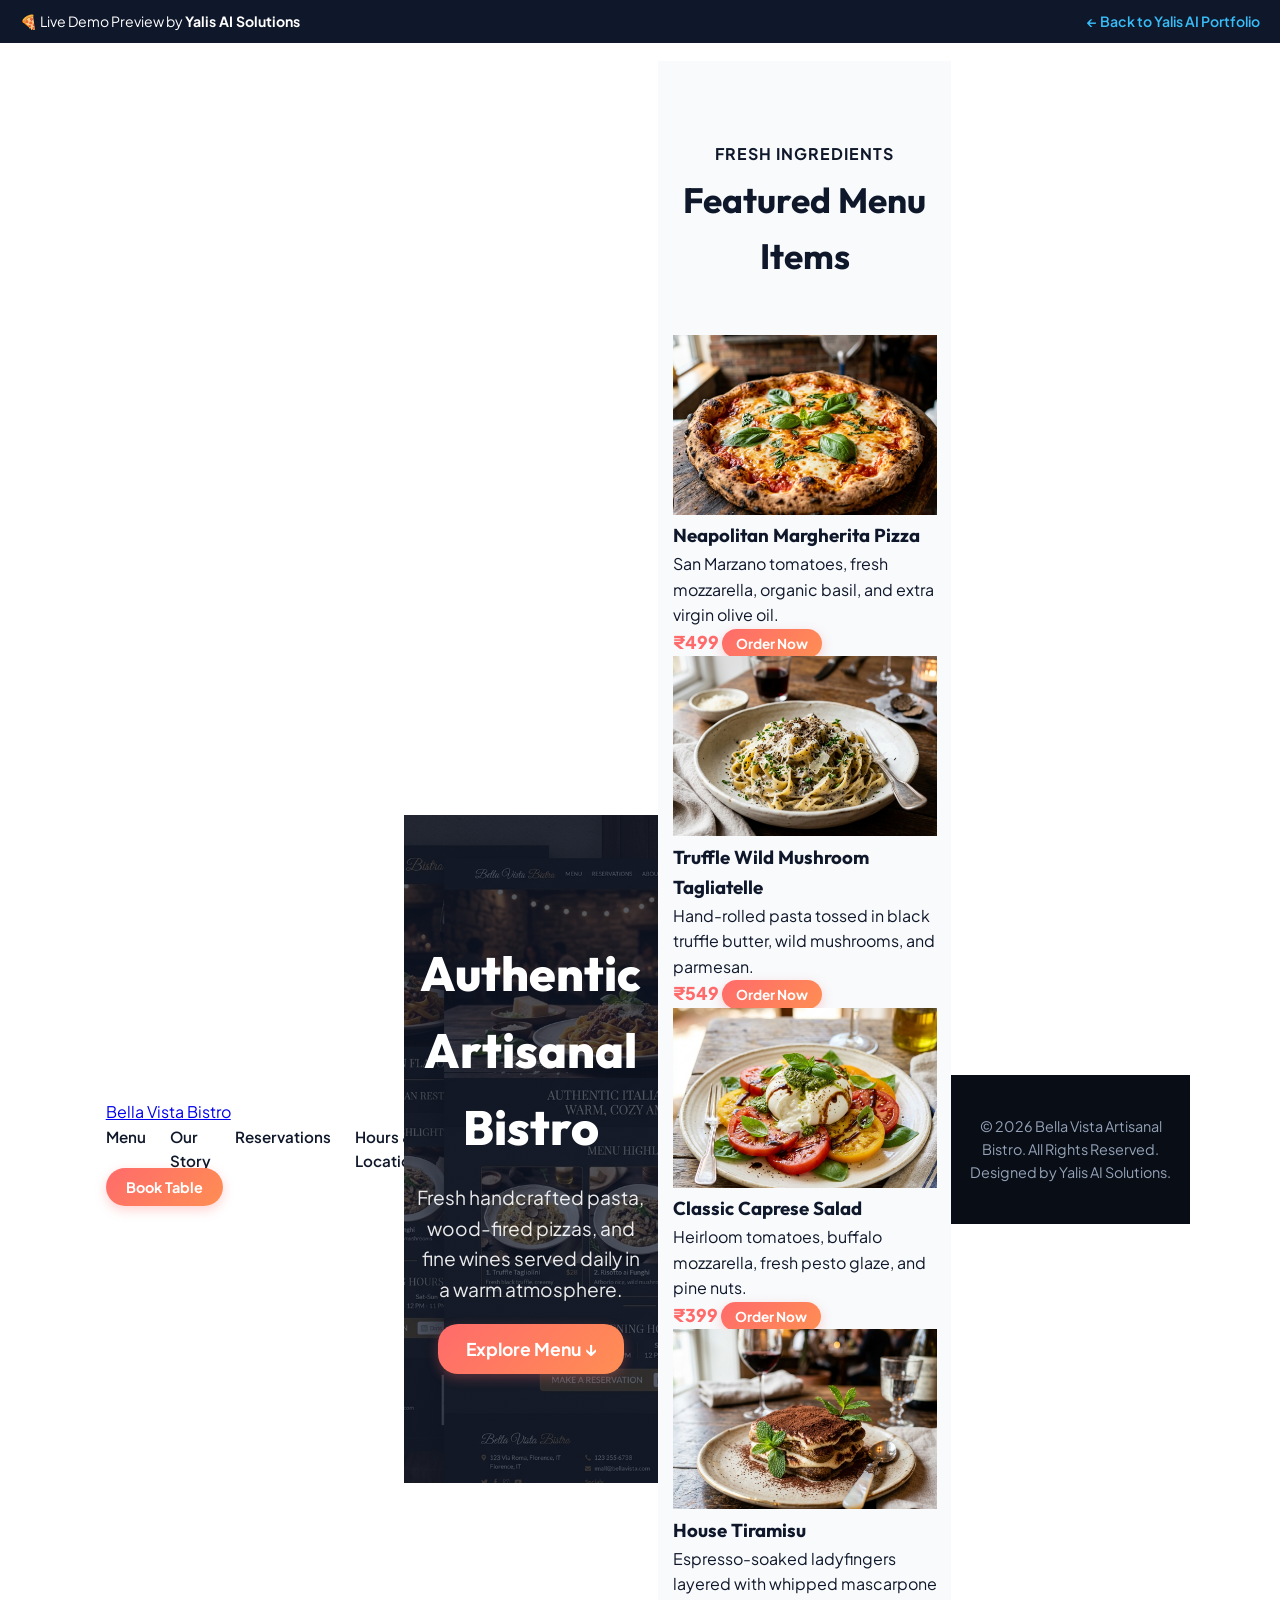
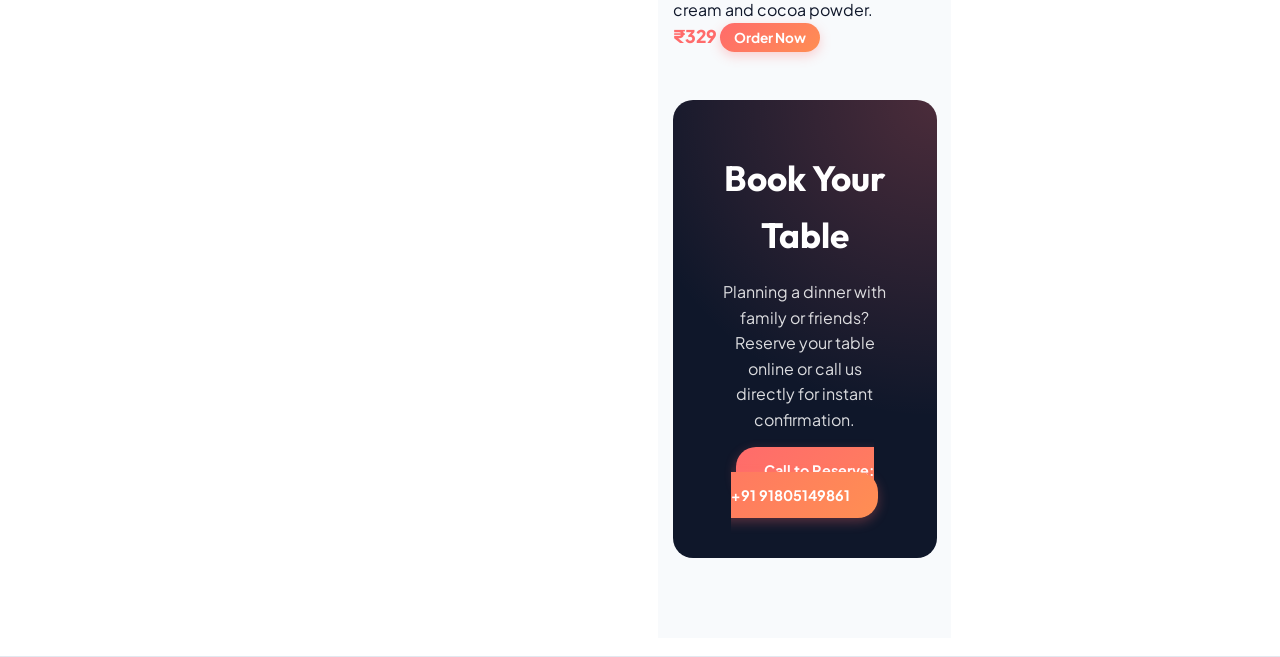
<file: demo-restaurant.html>
<!DOCTYPE html>
<html lang="en">
<head>
  <meta charset="UTF-8">
  <meta name="viewport" content="width=device-width, initial-scale=1.0">
  <title>Bella Vista | Artisanal Italian Restaurant & Bistro</title>
  <link rel="preconnect" href="https://fonts.googleapis.com">
  <link rel="preconnect" href="https://fonts.gstatic.com" crossorigin>
  <link href="https://fonts.googleapis.com/css2?family=Outfit:wght@500;600;700;800&family=Plus+Jakarta+Sans:wght@400;500;600;700&display=swap" rel="stylesheet">
  <style>
    :root {
      --coral: #ff6b6b;
      --orange: #ff8e53;
      --bg-dark: #0f172a;
      --bg-card: #ffffff;
      --text-main: #0f172a;
      --text-muted: #475569;
      --primary-blue: #2563eb;
    }
    *, *::before, *::after { box-sizing: border-box; margin: 0; padding: 0; }
    body { font-family: 'Plus Jakarta Sans', sans-serif; background: #f8fafc; color: var(--text-main); line-height: 1.6; }
    h1, h2, h3 { font-family: 'Outfit', sans-serif; }
    
    /* Demo Top Banner */
    .demo-bar {
      background: #0f172a;
      color: #ffffff;
      padding: 10px 20px;
      font-size: 0.88rem;
      display: flex;
      justify-content: space-between;
      align-items: center;
      position: sticky;
      top: 0;
      z-index: 2000;
    }
    .demo-bar a { color: #38bdf8; text-decoration: none; font-weight: 600; }
    .demo-bar a:hover { text-decoration: underline; }

    /* Restaurant Header */
    .header { background: rgba(255, 255, 255, 0.95); backdrop-filter: blur(8px); padding: 18px 0; border-bottom: 1px solid #e2e8f0; position: sticky; top: 40px; z-index: 1000; }
    .container { width: 90%; max-width: 1100px; margin: 0 auto; }
    .nav-flex { display: flex; justify-content: space-between; align-items: center; }
    .logo { font-size: 1.6rem; font-weight: 800; color: var(--coral); text-decoration: none; }
    .nav-links { display: flex; gap: 24px; list-style: none; font-weight: 600; font-size: 0.95rem; }
    .nav-links a { text-decoration: none; color: var(--text-main); }
    .nav-links a:hover { color: var(--coral); }
    .btn-coral { background: linear-gradient(135deg, var(--coral), var(--orange)); color: #ffffff; padding: 10px 22px; border-radius: 20px; text-decoration: none; font-weight: 700; font-size: 0.9rem; box-shadow: 0 4px 12px rgba(255, 107, 107, 0.3); }

    /* Hero Section */
    .restaurant-hero {
      background: linear-gradient(rgba(15, 23, 42, 0.7), rgba(15, 23, 42, 0.7)), url('./portfolio_restaurant.png') center/cover no-repeat;
      color: #ffffff;
      padding: 120px 0;
      text-align: center;
    }
    .restaurant-hero h1 { font-size: 3.4rem; font-weight: 800; margin-bottom: 16px; }
    .restaurant-hero p { font-size: 1.25rem; max-width: 620px; margin: 0 auto 30px auto; opacity: 0.9; }

    /* Food Menu Grid */
    .section { padding: 80px 0; }
    .section-title { text-align: center; margin-bottom: 50px; }
    .section-title h2 { font-size: 2.4rem; margin-bottom: 10px; }
    
    .food-grid { display: grid; grid-template-columns: repeat(auto-fit, minmax(260px, 1fr)); gap: 24px; }
    .food-card { background: #ffffff; border-radius: 16px; overflow: hidden; border: 1px solid #e2e8f0; box-shadow: 0 4px 12px rgba(0,0,0,0.05); }
    .food-img { width: 100%; height: 180px; object-fit: cover; }
    .food-content { padding: 20px; }
    .food-header { display: flex; justify-content: space-between; align-items: center; margin-bottom: 8px; }
    .food-title { font-size: 1.15rem; font-weight: 700; }
    .food-price { font-size: 1.1rem; font-weight: 800; color: var(--coral); }
    .food-desc { font-size: 0.9rem; color: var(--text-muted); }

    /* Reservation Box */
    .reservation-card { background: var(--bg-dark); color: #ffffff; padding: 50px; border-radius: 20px; text-align: center; margin-top: 50px; background-image: radial-gradient(circle at 100% 0%, rgba(255, 107, 107, 0.25) 0%, transparent 60%); }
    .reservation-card h2 { font-size: 2.2rem; margin-bottom: 16px; }
    .reservation-card p { margin-bottom: 24px; opacity: 0.85; max-width: 500px; margin-left: auto; margin-right: auto; }

    /* Footer */
    .footer { background: #090d16; color: #94a3b8; padding: 40px 0; text-align: center; font-size: 0.9rem; }
  </style>
</head>
<body>

  <!-- DEMO BACK BANNER -->
  <div class="demo-bar">
    <span>🍕 Live Demo Preview by <strong>Yalis AI Solutions</strong></span>
    <a href="index.html#portfolio">← Back to Yalis AI Portfolio</a>
  </div>

  <!-- RESTAURANT HEADER -->
  <header class="header">
    <div class="container nav-flex">
  <!-- HEADER -->
  <header class="restaurant-header">
    <div class="container nav-wrap">
      <a href="#" class="restaurant-logo">Bella Vista Bistro</a>
      <ul class="nav-links">
        <li><a href="#menu">Menu</a></li>
        <li><a href="#story">Our Story</a></li>
        <li><a href="#reserve">Reservations</a></li>
        <li><a href="#contact">Hours & Location</a></li>
      </ul>
      <a href="#reserve" class="btn-coral" style="padding: 10px 20px;">Book Table</a>
    </div>
  </header>

  <!-- HERO -->
  <section class="restaurant-hero">
    <div class="container">
      <h1 style="font-size: 3rem; margin-bottom: 16px;">Authentic Artisanal Bistro</h1>
      <p style="font-size: 1.2rem; max-width: 600px; margin: 0 auto 30px auto; opacity: 0.9;">
        Fresh handcrafted pasta, wood-fired pizzas, and fine wines served daily in a warm atmosphere.
      </p>
      <a href="#menu" class="btn-coral" style="padding: 14px 28px; font-size: 1.1rem;">Explore Menu ↓</a>
    </div>
  </section>

  <!-- MENU SECTION -->
  <section id="menu" style="padding: 80px 0; background: #f8fafc;">
    <div class="container">
      <div style="text-align: center; margin-bottom: 50px;">
        <span style="color: var(--primary-coral); font-weight: 700; text-transform: uppercase; letter-spacing: 1px;">Fresh Ingredients</span>
        <h2 style="font-size: 2.2rem; margin-top: 6px;">Featured Menu Items</h2>
      </div>

      <div class="menu-grid">
        
        <div class="menu-card">
          <img src="./food_pizza.png" alt="Wood-fired Pizza" class="food-img">
          <div class="menu-card-body">
            <h3 class="menu-card-title">Neapolitan Margherita Pizza</h3>
            <p class="menu-card-desc">San Marzano tomatoes, fresh mozzarella, organic basil, and extra virgin olive oil.</p>
            <div class="menu-card-footer">
              <span class="food-price">₹499</span>
              <a href="tel:+9191805149861" class="btn-coral" style="padding: 6px 14px; font-size: 0.85rem;">Order Now</a>
            </div>
          </div>
        </div>

        <div class="menu-card">
          <img src="./food_pasta.png" alt="Truffle Pasta" class="food-img">
          <div class="menu-card-body">
            <h3 class="menu-card-title">Truffle Wild Mushroom Tagliatelle</h3>
            <p class="menu-card-desc">Hand-rolled pasta tossed in black truffle butter, wild mushrooms, and parmesan.</p>
            <div class="menu-card-footer">
              <span class="food-price">₹549</span>
              <a href="tel:+9191805149861" class="btn-coral" style="padding: 6px 14px; font-size: 0.85rem;">Order Now</a>
            </div>
          </div>
        </div>

        <div class="menu-card">
          <img src="./food_salad.png" alt="Caprese Salad" class="food-img">
          <div class="menu-card-body">
            <h3 class="menu-card-title">Classic Caprese Salad</h3>
            <p class="menu-card-desc">Heirloom tomatoes, buffalo mozzarella, fresh pesto glaze, and pine nuts.</p>
            <div class="menu-card-footer">
              <span class="food-price">₹399</span>
              <a href="tel:+9191805149861" class="btn-coral" style="padding: 6px 14px; font-size: 0.85rem;">Order Now</a>
            </div>
          </div>
        </div>

        <div class="menu-card">
          <img src="./food_dessert.png" alt="Classic Tiramisu" class="food-img">
          <div class="menu-card-body">
            <h3 class="menu-card-title">House Tiramisu</h3>
            <p class="menu-card-desc">Espresso-soaked ladyfingers layered with whipped mascarpone cream and cocoa powder.</p>
            <div class="menu-card-footer">
              <span class="food-price">₹329</span>
              <a href="tel:+9191805149861" class="btn-coral" style="padding: 6px 14px; font-size: 0.85rem;">Order Now</a>
            </div>
          </div>
        </div>

      </div>

      <!-- RESERVATION CARD -->
      <div class="reservation-card" id="reserve">
        <h2>Book Your Table</h2>
        <p>Planning a dinner with family or friends? Reserve your table online or call us directly for instant confirmation.</p>
        <a href="tel:+9191805149861" class="btn-coral" style="padding: 14px 28px;">Call to Reserve: +91 91805149861</a>
      </div>

    </div>
  </section>

  <!-- FOOTER -->
  <footer class="footer">
    <div class="container">
      <p>&copy; 2026 Bella Vista Artisanal Bistro. All Rights Reserved. Designed by Yalis AI Solutions.</p>
    </div>
  </footer>

</body>
</html>
</file>
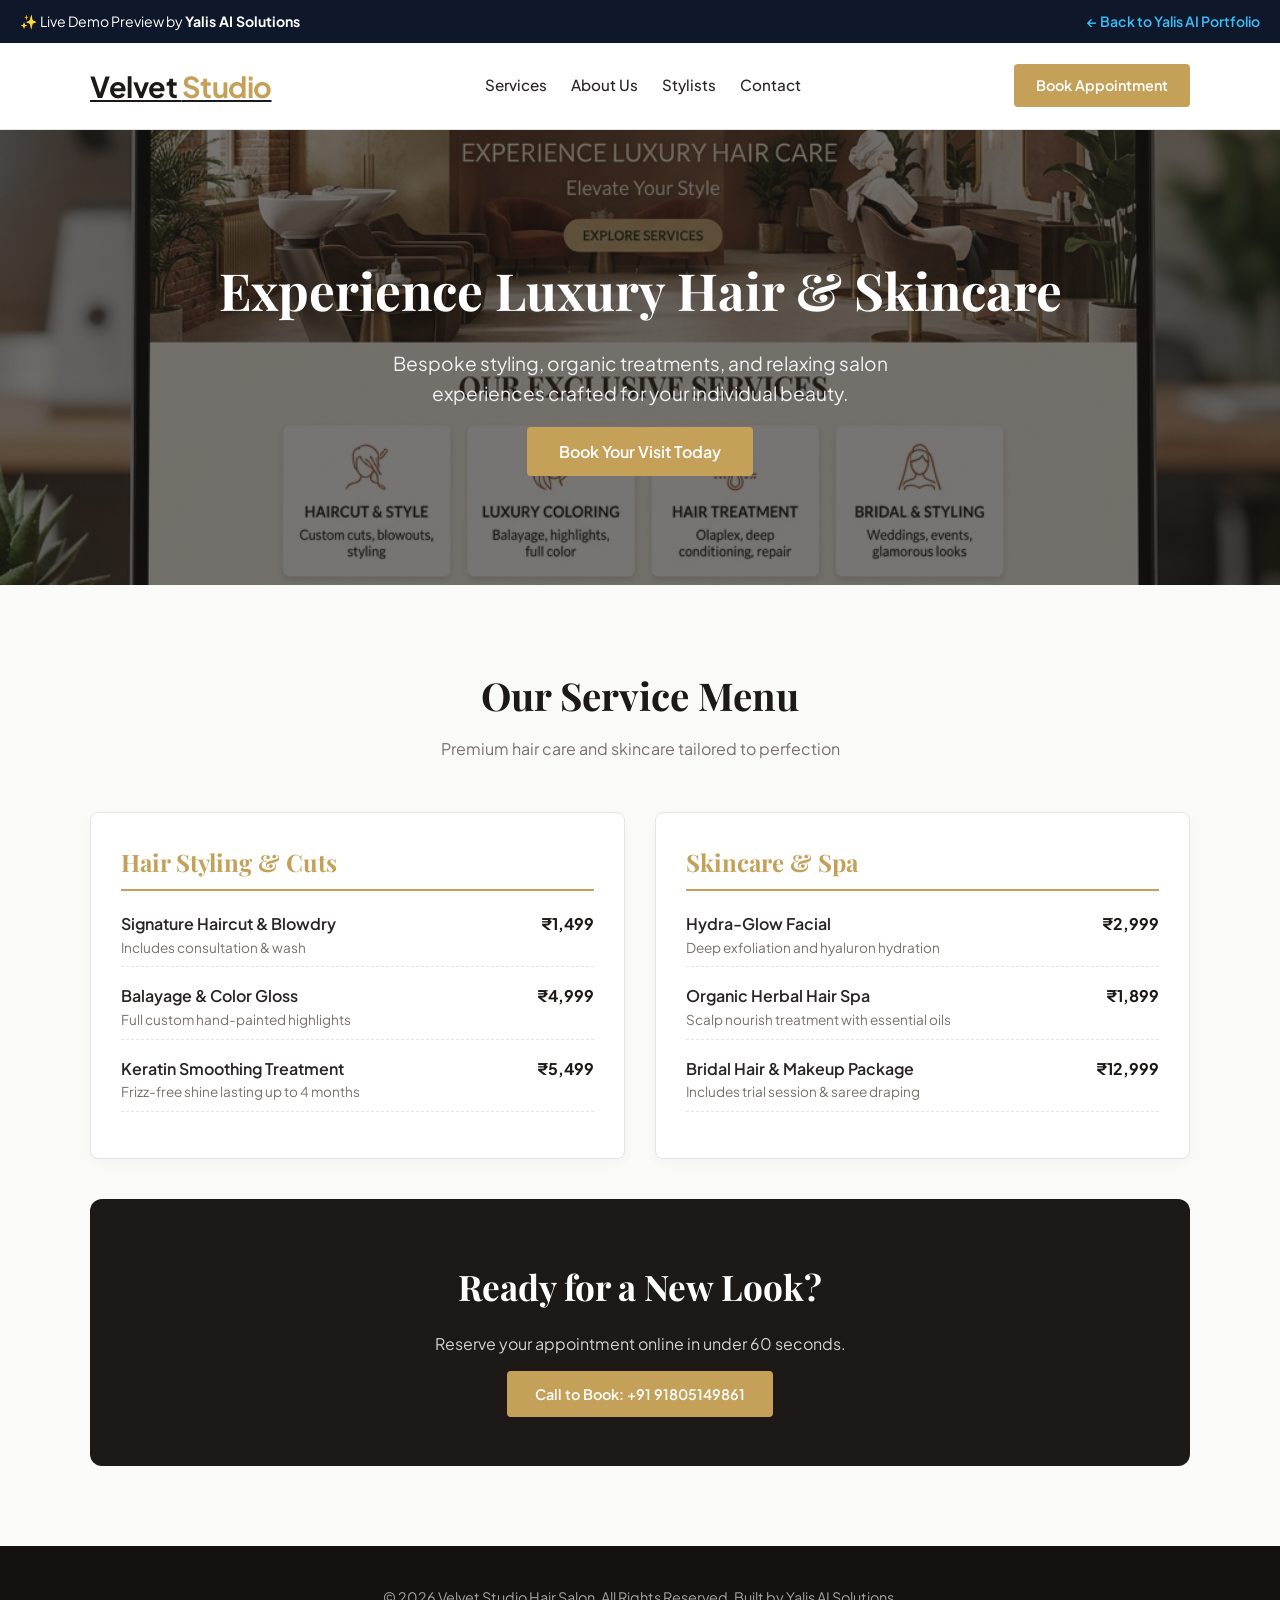
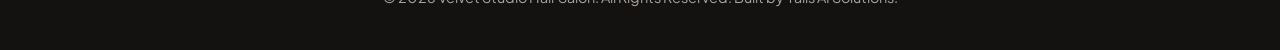
<file: demo-salon.html>
<!DOCTYPE html>
<html lang="en">
<head>
  <meta charset="UTF-8">
  <meta name="viewport" content="width=device-width, initial-scale=1.0">
  <title>Velvet Studio | Luxury Hair & Beauty Salon</title>
  <link rel="preconnect" href="https://fonts.googleapis.com">
  <link rel="preconnect" href="https://fonts.gstatic.com" crossorigin>
  <link rel="icon" type="image/svg+xml" href="./logo_vy_icon.svg">
  <link href="https://fonts.googleapis.com/css2?family=Playfair+Display:ital,wght@0,600;0,700;1,400&family=Plus+Jakarta+Sans:wght@400;500;600&display=swap" rel="stylesheet">
  <style>
    :root {
      --salon-gold: #c5a059;
      --salon-dark: #1c1917;
      --salon-bg: #fafaf9;
      --text-main: #292524;
      --text-muted: #78716c;
    }
    *, *::before, *::after { box-sizing: border-box; margin: 0; padding: 0; }
    body { font-family: 'Plus Jakarta Sans', sans-serif; background: var(--salon-bg); color: var(--text-main); line-height: 1.6; }
    h1, h2, h3 { font-family: 'Playfair Display', serif; }
    
    /* Demo Navigation Bar */
    .demo-bar {
      background: #0f172a;
      color: #ffffff;
      padding: 10px 20px;
      font-size: 0.88rem;
      display: flex;
      justify-content: space-between;
      align-items: center;
      position: sticky;
      top: 0;
      z-index: 2000;
    }
    .demo-bar a { color: #38bdf8; text-decoration: none; font-weight: 600; display: inline-flex; align-items: center; gap: 6px; }
    .demo-bar a:hover { text-decoration: underline; }

    /* Salon Header */
    .header { background: #ffffff; padding: 20px 0; border-bottom: 1px solid #e7e5e4; position: sticky; top: 40px; z-index: 1000; }
    .container { width: 90%; max-width: 1100px; margin: 0 auto; }
    .nav-flex { display: flex; justify-content: space-between; align-items: center; }
    .logo { font-size: 1.8rem; font-weight: 700; color: var(--salon-dark); letter-spacing: -0.5px; }
    .logo span { color: var(--salon-gold); }
    .nav-links { display: flex; gap: 24px; list-style: none; font-weight: 500; font-size: 0.95rem; }
    .nav-links a { text-decoration: none; color: var(--text-main); }
    .nav-links a:hover { color: var(--salon-gold); }
    .btn-gold { background: var(--salon-gold); color: #ffffff; padding: 10px 22px; border-radius: 4px; text-decoration: none; font-weight: 600; font-size: 0.9rem; }
    .btn-gold:hover { background: #b38e46; }

    /* Hero Section */
    .salon-hero {
      background: linear-gradient(rgba(28, 25, 23, 0.6), rgba(28, 25, 23, 0.6)), url('./portfolio_salon.png') center/cover no-repeat;
      color: #ffffff;
      padding: 120px 0;
      text-align: center;
    }
    .salon-hero h1 { font-size: 3.2rem; margin-bottom: 16px; font-weight: 700; }
    .salon-hero p { font-size: 1.2rem; max-width: 600px; margin: 0 auto 30px auto; opacity: 0.9; }

    /* Services Grid */
    .section { padding: 80px 0; }
    .section-title { text-align: center; margin-bottom: 50px; }
    .section-title h2 { font-size: 2.4rem; color: var(--salon-dark); margin-bottom: 10px; }
    .section-title p { color: var(--text-muted); }
    .price-grid { display: grid; grid-template-columns: repeat(auto-fit, minmax(300px, 1fr)); gap: 30px; }
    .price-card { background: #ffffff; border: 1px solid #e7e5e4; border-radius: 8px; padding: 30px; box-shadow: 0 4px 12px rgba(0,0,0,0.03); }
    .price-card h3 { color: var(--salon-gold); font-size: 1.5rem; margin-bottom: 20px; border-bottom: 2px solid var(--salon-gold); padding-bottom: 8px; }
    .menu-item { display: flex; justify-content: space-between; margin-bottom: 16px; border-bottom: 1px dashed #e7e5e4; padding-bottom: 8px; }
    .menu-item-name { font-weight: 600; }
    .menu-item-desc { font-size: 0.85rem; color: var(--text-muted); }
    .menu-item-price { font-weight: 700; color: var(--salon-dark); }

    /* Booking Banner */
    .booking-banner { background: var(--salon-dark); color: #ffffff; padding: 60px 0; text-align: center; border-radius: 12px; margin-top: 40px; }
    .booking-banner h2 { font-size: 2.2rem; margin-bottom: 16px; }
    .booking-banner p { margin-bottom: 24px; opacity: 0.8; }

    /* Footer */
    .footer { background: #141210; color: #a8a29e; padding: 40px 0; text-align: center; font-size: 0.9rem; }
  </style>
</head>
<body>

  <!-- DEMO BACK BANNER -->
  <div class="demo-bar">
    <span>✨ Live Demo Preview by <strong>Yalis AI Solutions</strong></span>
    <a href="index.html#portfolio">← Back to Yalis AI Portfolio</a>
  </div>

  <!-- SALON HEADER -->
  <header class="header">
    <div class="container nav-flex">
      <a href="#" class="logo">Velvet <span>Studio</span></a>
      <ul class="nav-links">
        <li><a href="#services">Services</a></li>
        <li><a href="#about">About Us</a></li>
        <li><a href="#stylists">Stylists</a></li>
        <li><a href="#contact">Contact</a></li>
      </ul>
      <a href="#book" class="btn-gold">Book Appointment</a>
    </div>
  </header>

  <!-- HERO SECTION -->
  <section class="salon-hero">
    <div class="container">
      <h1>Experience Luxury Hair & Skincare</h1>
      <p>Bespoke styling, organic treatments, and relaxing salon experiences crafted for your individual beauty.</p>
      <a href="#book" class="btn-gold" style="padding: 14px 32px; font-size: 1rem;">Book Your Visit Today</a>
    </div>
  </section>

  <!-- SERVICES & PRICING -->
  <section class="section" id="services">
    <div class="container">
      <div class="section-title">
        <h2>Our Service Menu</h2>
        <p>Premium hair care and skincare tailored to perfection</p>
      </div>

      <div class="price-grid">
        
        <!-- CARD 1 -->
        <div class="price-card">
          <h3>Hair Styling & Cuts</h3>
          <div class="menu-item">
            <div>
              <div class="menu-item-name">Signature Haircut & Blowdry</div>
              <div class="menu-item-desc">Includes consultation & wash</div>
            </div>
            <div class="menu-item-price">₹1,499</div>
          </div>
          <div class="menu-item">
            <div>
              <div class="menu-item-name">Balayage & Color Gloss</div>
              <div class="menu-item-desc">Full custom hand-painted highlights</div>
            </div>
            <div class="menu-item-price">₹4,999</div>
          </div>
          <div class="menu-item">
            <div>
              <div class="menu-item-name">Keratin Smoothing Treatment</div>
              <div class="menu-item-desc">Frizz-free shine lasting up to 4 months</div>
            </div>
            <div class="menu-item-price">₹5,499</div>
          </div>
        </div>

        <!-- CARD 2 -->
        <div class="price-card">
          <h3>Skincare & Spa</h3>
          <div class="menu-item">
            <div>
              <div class="menu-item-name">Hydra-Glow Facial</div>
              <div class="menu-item-desc">Deep exfoliation and hyaluron hydration</div>
            </div>
            <div class="menu-item-price">₹2,999</div>
          </div>
          <div class="menu-item">
            <div>
              <div class="menu-item-name">Organic Herbal Hair Spa</div>
              <div class="menu-item-desc">Scalp nourish treatment with essential oils</div>
            </div>
            <div class="menu-item-price">₹1,899</div>
          </div>
          <div class="menu-item">
            <div>
              <div class="menu-item-name">Bridal Hair & Makeup Package</div>
              <div class="menu-item-desc">Includes trial session & saree draping</div>
            </div>
            <div class="menu-item-price">₹12,999</div>
          </div>
        </div>

      </div>

      <!-- BOOKING BANNER -->
      <div class="booking-banner" id="book">
        <h2>Ready for a New Look?</h2>
        <p>Reserve your appointment online in under 60 seconds.</p>
        <a href="tel:+9191805149861" class="btn-gold" style="padding: 14px 28px;">Call to Book: +91 91805149861</a>
      </div>

    </div>
  </section>

  <!-- FOOTER -->
  <footer class="footer">
    <div class="container">
      <p>&copy; 2026 Velvet Studio Hair Salon. All Rights Reserved. Built by Yalis AI Solutions.</p>
    </div>
  </footer>

</body>
</html>
</file>
<file: styles.css>
/* ==========================================================================
   NOVACRAFT WEB DESIGN / YALIS AI SOLUTIONS - MODERN PORTFOLIO STYLESHEET
   ========================================================================== */

/* IMPORT GOOGLE FONTS */
@import url('https://fonts.googleapis.com/css2?family=Outfit:wght@500;600;700;800&family=Plus+Jakarta+Sans:wght@400;500;600;700&display=swap');

/* EDIT HERE: COLOR PALETTE & DESIGN SYSTEM VARIABLES */
:root {
  /* Brand Colors */
  --primary: #2563eb;          /* Main accent color (Royal Blue) */
  --primary-dark: #1d4ed8;     /* Darker blue for hover states */
  --primary-light: #eff6ff;    /* Light blue background tint */
  --accent: #10b981;         /* Emerald green for trust badges & popular tag */
  --accent-light: #ecfdf5;   /* Light emerald tint */

  /* Neutral Tones */
  --bg-main: #f8fafc;        /* Overall site background */
  --bg-card: #ffffff;        /* Card & container background */
  --bg-alt: #f1f5f9;         /* Alternate section background */
  --bg-dark: #0f172a;        /* Deep slate for footer/dark elements */
  
  /* Text Colors */
  --text-primary: #0f172a;   /* Primary headings & dark text */
  --text-muted: #475569;     /* Body copy & secondary text */
  --text-light: #94a3b8;     /* Subtle text / captions */
  --text-white: #ffffff;     /* Light text on dark bg */

  /* Borders & Shadows */
  --border-color: #e2e8f0;
  --border-radius-sm: 8px;
  --border-radius-md: 16px;
  --border-radius-lg: 24px;

  --shadow-sm: 0 1px 3px rgba(0, 0, 0, 0.05);
  --shadow-md: 0 4px 12px rgba(15, 23, 42, 0.06), 0 1px 3px rgba(15, 23, 42, 0.04);
  --shadow-lg: 0 20px 30px -10px rgba(15, 23, 42, 0.08), 0 10px 15px -5px rgba(15, 23, 42, 0.04);
  --shadow-hover: 0 25px 35px -10px rgba(37, 99, 235, 0.15), 0 12px 20px -5px rgba(37, 99, 235, 0.08);

  /* Transitions */
  --transition-fast: all 0.2s cubic-bezier(0.4, 0, 0.2, 1);
  --transition-normal: all 0.3s cubic-bezier(0.4, 0, 0.2, 1);

  /* Layout Width */
  --max-width: 1200px;
  --nav-height: 80px;
}

/* GLOBAL RESETS & BASICS */
*, *::before, *::after {
  box-sizing: border-box;
  margin: 0;
  padding: 0;
}

html {
  scroll-behavior: smooth;
  font-size: 16px;
}

body {
  font-family: 'Plus Jakarta Sans', -apple-system, BlinkMacSystemFont, "Segoe UI", Roboto, sans-serif;
  background-color: var(--bg-main);
  color: var(--text-primary);
  line-height: 1.6;
  -webkit-font-smoothing: antialiased;
  -moz-osx-font-smoothing: grayscale;
  overflow-x: hidden;
}

h1, h2, h3, h4, h5, h6 {
  font-family: 'Outfit', 'Plus Jakarta Sans', sans-serif;
  color: var(--text-primary);
  line-height: 1.25;
  font-weight: 700;
}

a {
  text-decoration: none;
  color: inherit;
  transition: var(--transition-fast);
}

ul {
  list-style: none;
}

img {
  max-width: 100%;
  height: auto;
  display: block;
}

/* LAYOUT UTILITIES */
.container {
  width: 90%;
  max-width: var(--max-width);
  margin: 0 auto;
  padding: 0 15px;
}

.section {
  padding: 90px 0;
}

.section-alt {
  background-color: var(--bg-alt);
}

.section-header {
  text-align: center;
  max-width: 680px;
  margin: 0 auto 55px auto;
}

.section-badge {
  display: inline-flex;
  align-items: center;
  gap: 8px;
  background-color: var(--primary-light);
  color: var(--primary);
  font-weight: 600;
  font-size: 0.85rem;
  padding: 6px 14px;
  border-radius: 50px;
  text-transform: uppercase;
  letter-spacing: 0.8px;
  margin-bottom: 14px;
}

.section-title {
  font-size: 2.25rem;
  margin-bottom: 16px;
  letter-spacing: -0.02em;
}

.section-subtitle {
  font-size: 1.1rem;
  color: var(--text-muted);
}

/* BUTTON STYLES */
.btn {
  display: inline-flex;
  align-items: center;
  justify-content: center;
  gap: 10px;
  padding: 14px 28px;
  font-size: 1rem;
  font-weight: 600;
  border-radius: var(--border-radius-sm);
  cursor: pointer;
  transition: var(--transition-normal);
  border: 2px solid transparent;
  text-align: center;
  white-space: nowrap;
}

.btn-primary {
  background-color: var(--primary);
  color: var(--text-white);
  box-shadow: 0 4px 14px rgba(37, 99, 235, 0.35);
}

.btn-primary:hover {
  background-color: var(--primary-dark);
  transform: translateY(-2px);
  box-shadow: 0 6px 20px rgba(37, 99, 235, 0.45);
}

.btn-secondary {
  background-color: var(--bg-card);
  color: var(--text-primary);
  border-color: var(--border-color);
  box-shadow: var(--shadow-sm);
}

.btn-secondary:hover {
  background-color: var(--primary-light);
  color: var(--primary);
  border-color: var(--primary);
  transform: translateY(-2px);
}

.btn-full {
  width: 100%;
}

/* ==========================================================================
   1. STICKY NAVIGATION BAR
   ========================================================================== */
.navbar {
  position: fixed;
  top: 0;
  left: 0;
  width: 100%;
  height: var(--nav-height);
  z-index: 1000;
  background-color: rgba(255, 255, 255, 0.9);
  backdrop-filter: blur(12px);
  border-bottom: 1px solid rgba(226, 232, 240, 0.8);
  transition: var(--transition-normal);
}

.navbar.scrolled {
  background-color: rgba(255, 255, 255, 0.98);
  box-shadow: var(--shadow-md);
  height: 70px;
}

.nav-container {
  display: flex;
  align-items: center;
  justify-content: space-between;
  height: 100%;
}

.logo {
  display: flex;
  align-items: center;
  gap: 10px;
  font-family: 'Outfit', sans-serif;
  font-size: 1.4rem;
  font-weight: 800;
  color: var(--text-primary);
}

.logo-icon {
  width: 38px;
  height: 38px;
  background: linear-gradient(135deg, var(--primary), #3b82f6);
  color: white;
  border-radius: 10px;
  display: flex;
  align-items: center;
  justify-content: center;
  font-size: 1.2rem;
  box-shadow: 0 4px 10px rgba(37, 99, 235, 0.3);
}

.logo span {
  color: var(--primary);
}

.nav-links {
  display: flex;
  align-items: center;
  gap: 32px;
}

.nav-links a {
  font-weight: 500;
  color: var(--text-muted);
  font-size: 0.95rem;
  position: relative;
}

.nav-links a:hover,
.nav-links a.active {
  color: var(--primary);
}

.nav-links a::after {
  content: '';
  position: absolute;
  bottom: -4px;
  left: 0;
  width: 0;
  height: 2px;
  background-color: var(--primary);
  transition: var(--transition-fast);
}

.nav-links a:hover::after,
.nav-links a.active::after {
  width: 100%;
}

.nav-cta {
  display: flex;
  align-items: center;
  gap: 15px;
}

/* Mobile Hamburger Toggle */
.mobile-toggle {
  display: none;
  background: none;
  border: none;
  font-size: 1.6rem;
  color: var(--text-primary);
  cursor: pointer;
  padding: 5px;
}

/* ==========================================================================
   2. HERO SECTION
   ========================================================================== */
.hero {
  padding-top: calc(var(--nav-height) + 60px);
  padding-bottom: 90px;
  background: radial-gradient(circle at 80% 20%, rgba(37, 99, 235, 0.07) 0%, transparent 50%),
              radial-gradient(circle at 10% 80%, rgba(16, 185, 129, 0.05) 0%, transparent 40%);
  position: relative;
  overflow: hidden;
}

.hero-grid {
  display: grid;
  grid-template-columns: 1.1fr 0.9fr;
  gap: 40px;
  align-items: center;
}

.hero-tag {
  display: inline-flex;
  align-items: center;
  gap: 8px;
  background: rgba(37, 99, 235, 0.1);
  color: var(--primary);
  padding: 6px 14px;
  border-radius: 30px;
  font-size: 0.88rem;
  font-weight: 600;
  margin-bottom: 20px;
  border: 1px solid rgba(37, 99, 235, 0.2);
}

.hero-tag-dot {
  width: 8px;
  height: 8px;
  background-color: var(--accent);
  border-radius: 50%;
  box-shadow: 0 0 8px var(--accent);
  animation: pulse 2s infinite;
}

@keyframes pulse {
  0% { transform: scale(0.95); box-shadow: 0 0 0 0 rgba(16, 185, 129, 0.7); }
  70% { transform: scale(1); box-shadow: 0 0 0 8px rgba(16, 185, 129, 0); }
  100% { transform: scale(0.95); box-shadow: 0 0 0 0 rgba(16, 185, 129, 0); }
}

.hero-title {
  font-size: 3.2rem;
  font-weight: 800;
  letter-spacing: -0.03em;
  margin-bottom: 20px;
  color: var(--text-primary);
}

.hero-title span {
  color: var(--primary);
  background: linear-gradient(135deg, var(--primary), #1d4ed8);
  -webkit-background-clip: text;
  -webkit-text-fill-color: transparent;
}

.hero-subtitle {
  font-size: 1.2rem;
  color: var(--text-muted);
  margin-bottom: 32px;
  line-height: 1.6;
}

.hero-actions {
  display: flex;
  gap: 16px;
  flex-wrap: wrap;
  margin-bottom: 40px;
}

.hero-features {
  display: flex;
  gap: 24px;
  flex-wrap: wrap;
  padding-top: 20px;
  border-top: 1px solid var(--border-color);
}

.hero-feature-item {
  display: flex;
  align-items: center;
  gap: 8px;
  font-size: 0.92rem;
  color: var(--text-muted);
  font-weight: 500;
}

.hero-feature-icon {
  color: var(--accent);
  font-weight: bold;
}

/* ==========================================================================
   REALISTIC IPHONE MOCKUP STYLES
   ========================================================================== */
.hero-visual {
  position: relative;
  display: flex;
  justify-content: center;
}

.iphone-wrapper {
  display: flex;
  flex-direction: column;
  align-items: center;
  position: relative;
  margin: 0 auto;
}

.iphone-container {
  position: relative;
  width: 310px;
  height: 630px;
  background: #1e293b; /* Premium dark aluminum chassis */
  border-radius: 46px;
  padding: 11px;
  /* Dual-layer aluminum edge bevel + realistic soft drop shadow */
  box-shadow: 
    0 30px 60px -15px rgba(15, 23, 42, 0.4),
    0 15px 30px -10px rgba(37, 99, 235, 0.25),
    0 0 0 2px rgba(255, 255, 255, 0.2),
    inset 0 0 0 2px rgba(0, 0, 0, 0.8),
    inset 0 0 10px rgba(255, 255, 255, 0.1);
  transition: var(--transition-normal);
}

.iphone-container:hover {
  transform: translateY(-6px);
  box-shadow: 
    0 35px 70px -15px rgba(15, 23, 42, 0.45),
    0 20px 40px -10px rgba(37, 99, 235, 0.35),
    0 0 0 2px rgba(255, 255, 255, 0.3),
    inset 0 0 0 2px rgba(0, 0, 0, 0.8);
}

/* Side Buttons: Volume (left) & Power (right) */
.iphone-btn-volume-up {
  position: absolute;
  top: 115px;
  left: -4px;
  width: 4px;
  height: 45px;
  background: linear-gradient(180deg, #475569, #334155);
  border-top-left-radius: 3px;
  border-bottom-left-radius: 3px;
  box-shadow: -1px 0 2px rgba(0,0,0,0.4);
}

.iphone-btn-volume-down {
  position: absolute;
  top: 175px;
  left: -4px;
  width: 4px;
  height: 45px;
  background: linear-gradient(180deg, #475569, #334155);
  border-top-left-radius: 3px;
  border-bottom-left-radius: 3px;
  box-shadow: -1px 0 2px rgba(0,0,0,0.4);
}

.iphone-btn-power {
  position: absolute;
  top: 140px;
  right: -4px;
  width: 4px;
  height: 60px;
  background: linear-gradient(180deg, #475569, #334155);
  border-top-right-radius: 3px;
  border-bottom-right-radius: 3px;
  box-shadow: 1px 0 2px rgba(0,0,0,0.4);
}

/* Screen Shell */
.iphone-screen {
  width: 100%;
  height: 100%;
  background: #ffffff;
  border-radius: 36px;
  overflow: hidden;
  position: relative;
  display: flex;
  flex-direction: column;
  box-shadow: inset 0 0 4px rgba(0, 0, 0, 0.2);
}

/* Dynamic Island */
.dynamic-island {
  position: absolute;
  top: 10px;
  left: 50%;
  transform: translateX(-50%);
  width: 92px;
  height: 24px;
  background-color: #000000;
  border-radius: 20px;
  z-index: 20;
  display: flex;
  align-items: center;
  justify-content: flex-end;
  padding-right: 8px;
  box-shadow: 0 2px 5px rgba(0, 0, 0, 0.5);
}

.dynamic-island-camera {
  width: 9px;
  height: 9px;
  background-color: #0f172a;
  border-radius: 50%;
  border: 1px solid #1e293b;
}

/* Bella Vista Restaurant Screen Content */
.bella-header {
  background: linear-gradient(135deg, #ff6b6b 0%, #ff8e53 100%);
  color: #ffffff;
  padding: 40px 16px 20px 16px;
  text-align: center;
  position: relative;
  box-shadow: 0 4px 14px rgba(255, 107, 107, 0.3);
}

.bella-badge {
  display: inline-block;
  background: rgba(255, 255, 255, 0.25);
  backdrop-filter: blur(4px);
  color: #ffffff;
  font-size: 0.68rem;
  font-weight: 700;
  padding: 3px 10px;
  border-radius: 12px;
  text-transform: uppercase;
  letter-spacing: 0.5px;
  margin-bottom: 6px;
}

.bella-title {
  font-family: 'Outfit', sans-serif;
  font-size: 1.55rem;
  font-weight: 800;
  color: #ffffff;
  margin-bottom: 4px;
  line-height: 1.1;
}

.bella-tagline {
  font-size: 0.78rem;
  color: rgba(255, 255, 255, 0.92);
  margin-bottom: 14px;
  font-weight: 400;
}

.bella-cta-btn {
  display: inline-block;
  background-color: var(--primary); /* Brand accent color */
  color: #ffffff;
  font-size: 0.82rem;
  font-weight: 700;
  padding: 8px 18px;
  border-radius: 20px;
  text-decoration: none;
  box-shadow: 0 3px 10px rgba(37, 99, 235, 0.4);
  transition: transform 0.2s ease;
}

.bella-cta-btn:hover {
  transform: scale(1.05);
}

.bella-body {
  padding: 14px 12px;
  background-color: #f8fafc;
  flex-grow: 1;
  overflow-y: auto;
}

.bella-section-label {
  font-size: 0.75rem;
  font-weight: 700;
  color: #334155;
  margin-bottom: 10px;
  text-transform: uppercase;
  letter-spacing: 0.5px;
}

/* 2x2 Food Photo Grid */
.food-grid {
  display: grid;
  grid-template-columns: 1fr 1fr;
  gap: 10px;
}

.food-card {
  background: #ffffff;
  border-radius: 12px;
  overflow: hidden;
  box-shadow: 0 2px 6px rgba(0, 0, 0, 0.06);
  border: 1px solid #e2e8f0;
}

.food-img-wrap {
  width: 100%;
  height: 75px;
  overflow: hidden;
}

.food-img-wrap img {
  width: 100%;
  height: 100%;
  object-fit: cover;
}

.food-info {
  padding: 6px 8px 8px 8px;
}

.food-name {
  font-size: 0.73rem;
  font-weight: 700;
  color: #0f172a;
  white-space: nowrap;
  overflow: hidden;
  text-overflow: ellipsis;
}

.food-price {
  font-size: 0.7rem;
  font-weight: 800;
  color: #ff6b6b;
  margin-top: 2px;
}

/* Soft Drop Shadow & Caption Below iPhone */
.iphone-shadow-glow {
  width: 220px;
  height: 20px;
  margin: -10px auto 0 auto;
  background: radial-gradient(ellipse at center, rgba(15, 23, 42, 0.4) 0%, transparent 75%);
  filter: blur(6px);
}

.iphone-caption {
  margin-top: 10px;
  font-size: 0.88rem;
  font-weight: 600;
  color: var(--text-muted);
  text-align: center;
  display: flex;
  align-items: center;
  justify-content: center;
  gap: 6px;
}

/* ==========================================================================
   3. SERVICES & PRICING SECTION
   ========================================================================== */
.pricing-grid {
  display: grid;
  grid-template-columns: repeat(auto-fit, minmax(310px, 1fr));
  gap: 30px;
  align-items: stretch;
}

.pricing-card {
  background-color: var(--bg-card);
  border-radius: var(--border-radius-lg);
  border: 1px solid var(--border-color);
  padding: 36px 30px;
  position: relative;
  display: flex;
  flex-direction: column;
  transition: var(--transition-normal);
  box-shadow: var(--shadow-sm);
}

.pricing-card:hover {
  transform: translateY(-8px);
  box-shadow: var(--shadow-hover);
  border-color: rgba(37, 99, 235, 0.4);
}

/* Featured / Popular Card Styling */
.pricing-card.popular {
  border: 2px solid var(--primary);
  box-shadow: var(--shadow-lg);
  background: linear-gradient(180deg, #ffffff 0%, var(--primary-light) 100%);
}

.popular-badge {
  position: absolute;
  top: -14px;
  left: 50%;
  transform: translateX(-50%);
  background-color: var(--primary);
  color: var(--text-white);
  font-size: 0.78rem;
  font-weight: 700;
  text-transform: uppercase;
  letter-spacing: 0.8px;
  padding: 4px 16px;
  border-radius: 20px;
  box-shadow: 0 4px 10px rgba(37, 99, 235, 0.3);
}

.pricing-header {
  margin-bottom: 24px;
}

.tier-name {
  font-size: 1.4rem;
  margin-bottom: 8px;
}

.tier-desc {
  font-size: 0.9rem;
  color: var(--text-muted);
  min-height: 42px;
}

.pricing-price {
  margin-bottom: 28px;
  padding-bottom: 20px;
  border-bottom: 1px solid var(--border-color);
  display: flex;
  align-items: baseline;
  gap: 4px;
}

.price-currency {
  font-size: 1.5rem;
  font-weight: 700;
  color: var(--text-primary);
}

.price-amount {
  font-size: 3rem;
  font-weight: 800;
  color: var(--text-primary);
  line-height: 1;
}

.price-period {
  font-size: 0.9rem;
  color: var(--text-muted);
}

.pricing-features {
  margin-bottom: 32px;
  flex-grow: 1;
}

.pricing-features li {
  display: flex;
  align-items: flex-start;
  gap: 12px;
  margin-bottom: 14px;
  font-size: 0.95rem;
  color: var(--text-muted);
}

.feature-check {
  color: var(--accent);
  font-weight: bold;
  font-size: 1.1rem;
  line-height: 1;
  margin-top: 2px;
}

.feature-disabled {
  opacity: 0.4;
  text-decoration: line-through;
}

/* ==========================================================================
   4. PORTFOLIO SHOWCASE SECTION
   ========================================================================== */
.portfolio-grid {
  display: grid;
  grid-template-columns: repeat(auto-fit, minmax(320px, 1fr));
  gap: 30px;
}

.portfolio-card {
  background-color: var(--bg-card);
  border-radius: var(--border-radius-md);
  overflow: hidden;
  border: 1px solid var(--border-color);
  box-shadow: var(--shadow-sm);
  transition: var(--transition-normal);
  display: flex;
  flex-direction: column;
}

.portfolio-card:hover {
  transform: translateY(-6px);
  box-shadow: var(--shadow-lg);
}

.portfolio-img-wrapper {
  position: relative;
  overflow: hidden;
  aspect-ratio: 16 / 10;
  background-color: var(--bg-alt);
}

.portfolio-img-wrapper img {
  width: 100%;
  height: 100%;
  object-fit: cover;
  transition: transform 0.5s ease;
}

.portfolio-card:hover .portfolio-img-wrapper img {
  transform: scale(1.05);
}

.portfolio-overlay {
  position: absolute;
  top: 0;
  left: 0;
  width: 100%;
  height: 100%;
  background: rgba(15, 23, 42, 0.5);
  display: flex;
  align-items: center;
  justify-content: center;
  opacity: 0;
  transition: var(--transition-normal);
}

.portfolio-card:hover .portfolio-overlay {
  opacity: 1;
}

.portfolio-category-tag {
  position: absolute;
  top: 15px;
  left: 15px;
  background-color: rgba(255, 255, 255, 0.9);
  backdrop-filter: blur(4px);
  color: var(--text-primary);
  font-size: 0.78rem;
  font-weight: 700;
  padding: 4px 12px;
  border-radius: 20px;
  z-index: 2;
}

.portfolio-content {
  padding: 24px;
  display: flex;
  flex-direction: column;
  flex-grow: 1;
}

.portfolio-title {
  font-size: 1.25rem;
  margin-bottom: 8px;
}

.portfolio-desc {
  font-size: 0.92rem;
  color: var(--text-muted);
  margin-bottom: 20px;
  flex-grow: 1;
}

.portfolio-tags {
  display: flex;
  gap: 8px;
  flex-wrap: wrap;
  margin-bottom: 20px;
}

.pill-tag {
  background-color: var(--bg-alt);
  color: var(--text-muted);
  font-size: 0.78rem;
  padding: 4px 10px;
  border-radius: 4px;
  font-weight: 500;
}

/* PORTFOLIO DEMO MODAL */
.modal {
  display: none;
  position: fixed;
  top: 0;
  left: 0;
  width: 100%;
  height: 100%;
  background-color: rgba(15, 23, 42, 0.75);
  backdrop-filter: blur(8px);
  z-index: 2000;
  align-items: center;
  justify-content: center;
  padding: 20px;
}

.modal.active {
  display: flex;
  animation: fadeIn 0.3s ease-out;
}

@keyframes fadeIn {
  from { opacity: 0; transform: scale(0.95); }
  to { opacity: 1; transform: scale(1); }
}

.modal-content {
  background-color: var(--bg-card);
  border-radius: var(--border-radius-lg);
  max-width: 750px;
  width: 100%;
  max-height: 90vh;
  overflow-y: auto;
  position: relative;
  box-shadow: var(--shadow-lg);
}

.modal-close {
  position: absolute;
  top: 20px;
  right: 20px;
  background: var(--bg-alt);
  border: none;
  width: 36px;
  height: 36px;
  border-radius: 50%;
  cursor: pointer;
  font-size: 1.2rem;
  display: flex;
  align-items: center;
  justify-content: center;
  color: var(--text-primary);
  transition: var(--transition-fast);
}

.modal-close:hover {
  background: #cbd5e1;
}

.modal-header {
  padding: 30px 30px 15px 30px;
}

.modal-body {
  padding: 0 30px 30px 30px;
}

.modal-img-preview {
  width: 100%;
  border-radius: var(--border-radius-sm);
  margin: 15px 0 20px 0;
  box-shadow: var(--shadow-md);
}

/* ==========================================================================
   5. WHY WORK WITH ME SECTION
   ========================================================================== */
.why-grid {
  display: grid;
  grid-template-columns: repeat(auto-fit, minmax(250px, 1fr));
  gap: 30px;
}

.why-card {
  background-color: var(--bg-card);
  padding: 32px 26px;
  border-radius: var(--border-radius-md);
  border: 1px solid var(--border-color);
  box-shadow: var(--shadow-sm);
  transition: var(--transition-normal);
}

.why-card:hover {
  transform: translateY(-5px);
  border-color: var(--primary);
  box-shadow: var(--shadow-md);
}

.why-icon {
  width: 56px;
  height: 56px;
  background-color: var(--primary-light);
  color: var(--primary);
  border-radius: 14px;
  display: flex;
  align-items: center;
  justify-content: center;
  font-size: 1.6rem;
  margin-bottom: 20px;
}

.why-title {
  font-size: 1.2rem;
  margin-bottom: 10px;
}

.why-desc {
  font-size: 0.93rem;
  color: var(--text-muted);
}

/* ==========================================================================
   INTERACTIVE FAQ ACCORDION
   ========================================================================== */
.faq-container {
  max-width: 800px;
  margin: 0 auto;
}

.faq-item {
  background-color: var(--bg-card);
  border: 1px solid var(--border-color);
  border-radius: var(--border-radius-sm);
  margin-bottom: 16px;
  overflow: hidden;
  transition: var(--transition-fast);
}

.faq-question {
  padding: 20px 24px;
  width: 100%;
  text-align: left;
  background: none;
  border: none;
  font-size: 1.05rem;
  font-weight: 600;
  font-family: inherit;
  color: var(--text-primary);
  display: flex;
  justify-content: space-between;
  align-items: center;
  cursor: pointer;
}

.faq-icon {
  font-size: 1.2rem;
  color: var(--primary);
  transition: transform 0.3s ease;
}

.faq-item.active .faq-icon {
  transform: rotate(45deg);
}

.faq-answer {
  max-height: 0;
  overflow: hidden;
  transition: max-height 0.3s cubic-bezier(0, 1, 0, 1);
  background-color: var(--bg-main);
}

.faq-item.active .faq-answer {
  max-height: 300px;
  transition: max-height 0.3s ease-in-out;
}

.faq-answer-inner {
  padding: 0 24px 20px 24px;
  color: var(--text-muted);
  font-size: 0.95rem;
  border-top: 1px solid var(--border-color);
  padding-top: 16px;
}

/* ==========================================================================
   6. CONTACT SECTION & FORM
   ========================================================================== */
.contact-grid {
  display: grid;
  grid-template-columns: 1fr 1.2fr;
  gap: 45px;
  align-items: start;
}

.contact-info-card {
  background-color: var(--bg-dark);
  color: var(--text-white);
  padding: 40px;
  border-radius: var(--border-radius-lg);
  height: 100%;
  display: flex;
  flex-direction: column;
  justify-content: space-between;
  background-image: radial-gradient(circle at 100% 0%, rgba(37, 99, 235, 0.25) 0%, transparent 60%);
}

.contact-info-header h3 {
  color: var(--text-white);
  font-size: 1.8rem;
  margin-bottom: 12px;
}

.contact-info-header p {
  color: var(--text-light);
  font-size: 0.98rem;
  margin-bottom: 30px;
}

.contact-details {
  display: flex;
  flex-direction: column;
  gap: 24px;
  margin-bottom: 40px;
}

.contact-detail-item {
  display: flex;
  align-items: flex-start;
  gap: 16px;
}

.contact-detail-icon {
  width: 44px;
  height: 44px;
  background-color: rgba(255, 255, 255, 0.1);
  color: var(--accent);
  border-radius: 10px;
  display: flex;
  align-items: center;
  justify-content: center;
  font-size: 1.2rem;
  flex-shrink: 0;
}

.contact-detail-text label {
  display: block;
  font-size: 0.78rem;
  color: var(--text-light);
  text-transform: uppercase;
  letter-spacing: 0.8px;
  margin-bottom: 2px;
}

.contact-detail-text span {
  font-weight: 600;
  font-size: 1rem;
}

.contact-form-container {
  background-color: var(--bg-card);
  padding: 40px;
  border-radius: var(--border-radius-lg);
  border: 1px solid var(--border-color);
  box-shadow: var(--shadow-md);
}

.form-group {
  margin-bottom: 20px;
}

.form-row {
  display: grid;
  grid-template-columns: 1fr 1fr;
  gap: 20px;
}

.form-group label {
  display: block;
  font-size: 0.9rem;
  font-weight: 600;
  color: var(--text-primary);
  margin-bottom: 8px;
}

.form-group input,
.form-group select,
.form-group textarea {
  width: 100%;
  padding: 12px 16px;
  font-size: 0.95rem;
  font-family: inherit;
  border: 1.5px solid var(--border-color);
  border-radius: var(--border-radius-sm);
  background-color: var(--bg-main);
  color: var(--text-primary);
  transition: var(--transition-fast);
}

.form-group input:focus,
.form-group select:focus,
.form-group textarea:focus {
  outline: none;
  border-color: var(--primary);
  background-color: #ffffff;
  box-shadow: 0 0 0 4px rgba(37, 99, 235, 0.1);
}

.form-group textarea {
  resize: vertical;
  min-height: 120px;
}

.form-success-msg {
  display: none;
  background-color: var(--accent-light);
  border: 1px solid var(--accent);
  color: #065f46;
  padding: 16px;
  border-radius: var(--border-radius-sm);
  margin-top: 20px;
  text-align: center;
  font-weight: 600;
}

/* ==========================================================================
   7. FOOTER
   ========================================================================== */
.footer {
  background-color: var(--bg-dark);
  color: var(--text-light);
  padding: 60px 0 30px 0;
  border-top: 1px solid rgba(255, 255, 255, 0.08);
}

.footer-grid {
  display: grid;
  grid-template-columns: 1.5fr 1fr 1fr;
  gap: 40px;
  margin-bottom: 40px;
}

.footer-brand .logo {
  color: var(--text-white);
  margin-bottom: 14px;
}

.footer-desc {
  font-size: 0.9rem;
  max-width: 320px;
  line-height: 1.6;
}

.footer-title {
  color: var(--text-white);
  font-size: 1.1rem;
  margin-bottom: 20px;
}

.footer-links li {
  margin-bottom: 10px;
}

.footer-links a {
  font-size: 0.9rem;
  color: var(--text-light);
}

.footer-links a:hover {
  color: var(--text-white);
}

.social-links {
  display: flex;
  gap: 12px;
}

.social-icon {
  width: 38px;
  height: 38px;
  background-color: rgba(255, 255, 255, 0.08);
  color: var(--text-white);
  border-radius: 8px;
  display: flex;
  align-items: center;
  justify-content: center;
  transition: var(--transition-fast);
  font-size: 1rem;
}

.social-icon:hover {
  background-color: var(--primary);
  transform: translateY(-3px);
}

.footer-bottom {
  text-align: center;
  padding-top: 30px;
  border-top: 1px solid rgba(255, 255, 255, 0.08);
  font-size: 0.88rem;
}

/* ==========================================================================
   RESPONSIVE MEDIA QUERIES
   ========================================================================== */
@media (max-width: 992px) {
  .hero-grid {
    grid-template-columns: 1fr;
    text-align: center;
  }
  .hero-tag {
    margin-left: auto;
    margin-right: auto;
  }
  .hero-actions {
    justify-content: center;
  }
  .hero-features {
    justify-content: center;
  }
  .hero-visual {
    max-width: 450px;
    margin: 0 auto;
  }
  .contact-grid {
    grid-template-columns: 1fr;
  }
  .footer-grid {
    grid-template-columns: 1fr 1fr;
  }
}

@media (max-width: 768px) {
  .mobile-toggle {
    display: block;
  }
  .nav-links {
    position: fixed;
    top: var(--nav-height);
    left: -100%;
    width: 100%;
    height: calc(100vh - var(--nav-height));
    background-color: var(--bg-card);
    flex-direction: column;
    justify-content: center;
    gap: 24px;
    transition: var(--transition-normal);
    box-shadow: var(--shadow-lg);
  }
  .nav-links.active {
    left: 0;
  }
  .nav-cta .btn {
    display: none;
  }
  .hero-title {
    font-size: 2.3rem;
  }
  .iphone-container {
    width: 280px;
    height: 570px;
  }
  .form-row {
    grid-template-columns: 1fr;
  }
  .footer-grid {
    grid-template-columns: 1fr;
  }
}

/* ==========================================================================
   STATS & ACHIEVEMENTS BANNER
   ========================================================================== */
.stats-banner {
  background: linear-gradient(135deg, #0f172a 0%, #1e293b 100%);
  padding: 35px 0;
  color: var(--text-white);
  border-top: 1px solid rgba(255, 255, 255, 0.08);
  border-bottom: 1px solid rgba(255, 255, 255, 0.08);
}

.stats-grid {
  display: grid;
  grid-template-columns: repeat(4, 1fr);
  gap: 20px;
}

.stat-card {
  display: flex;
  align-items: center;
  gap: 16px;
  background: rgba(255, 255, 255, 0.05);
  padding: 18px 22px;
  border-radius: var(--border-radius-md);
  border: 1px solid rgba(255, 255, 255, 0.1);
  backdrop-filter: blur(10px);
  transition: var(--transition-normal);
}

.stat-card:hover {
  transform: translateY(-4px);
  background: rgba(255, 255, 255, 0.09);
  border-color: var(--primary);
  box-shadow: 0 10px 25px rgba(37, 99, 235, 0.25);
}

.stat-icon {
  font-size: 2.2rem;
  line-height: 1;
}

.stat-info {
  display: flex;
  flex-direction: column;
}

.stat-number {
  font-family: 'Outfit', sans-serif;
  font-size: 1.75rem;
  font-weight: 800;
  color: #60a5fa;
  line-height: 1.1;
}

.stat-label {
  font-size: 0.88rem;
  color: #94a3b8;
  font-weight: 500;
  margin-top: 2px;
}

@media (max-width: 992px) {
  .stats-grid {
    grid-template-columns: repeat(2, 1fr);
  }
}

@media (max-width: 576px) {
  .stats-grid {
    grid-template-columns: 1fr;
  }
}
</file>
